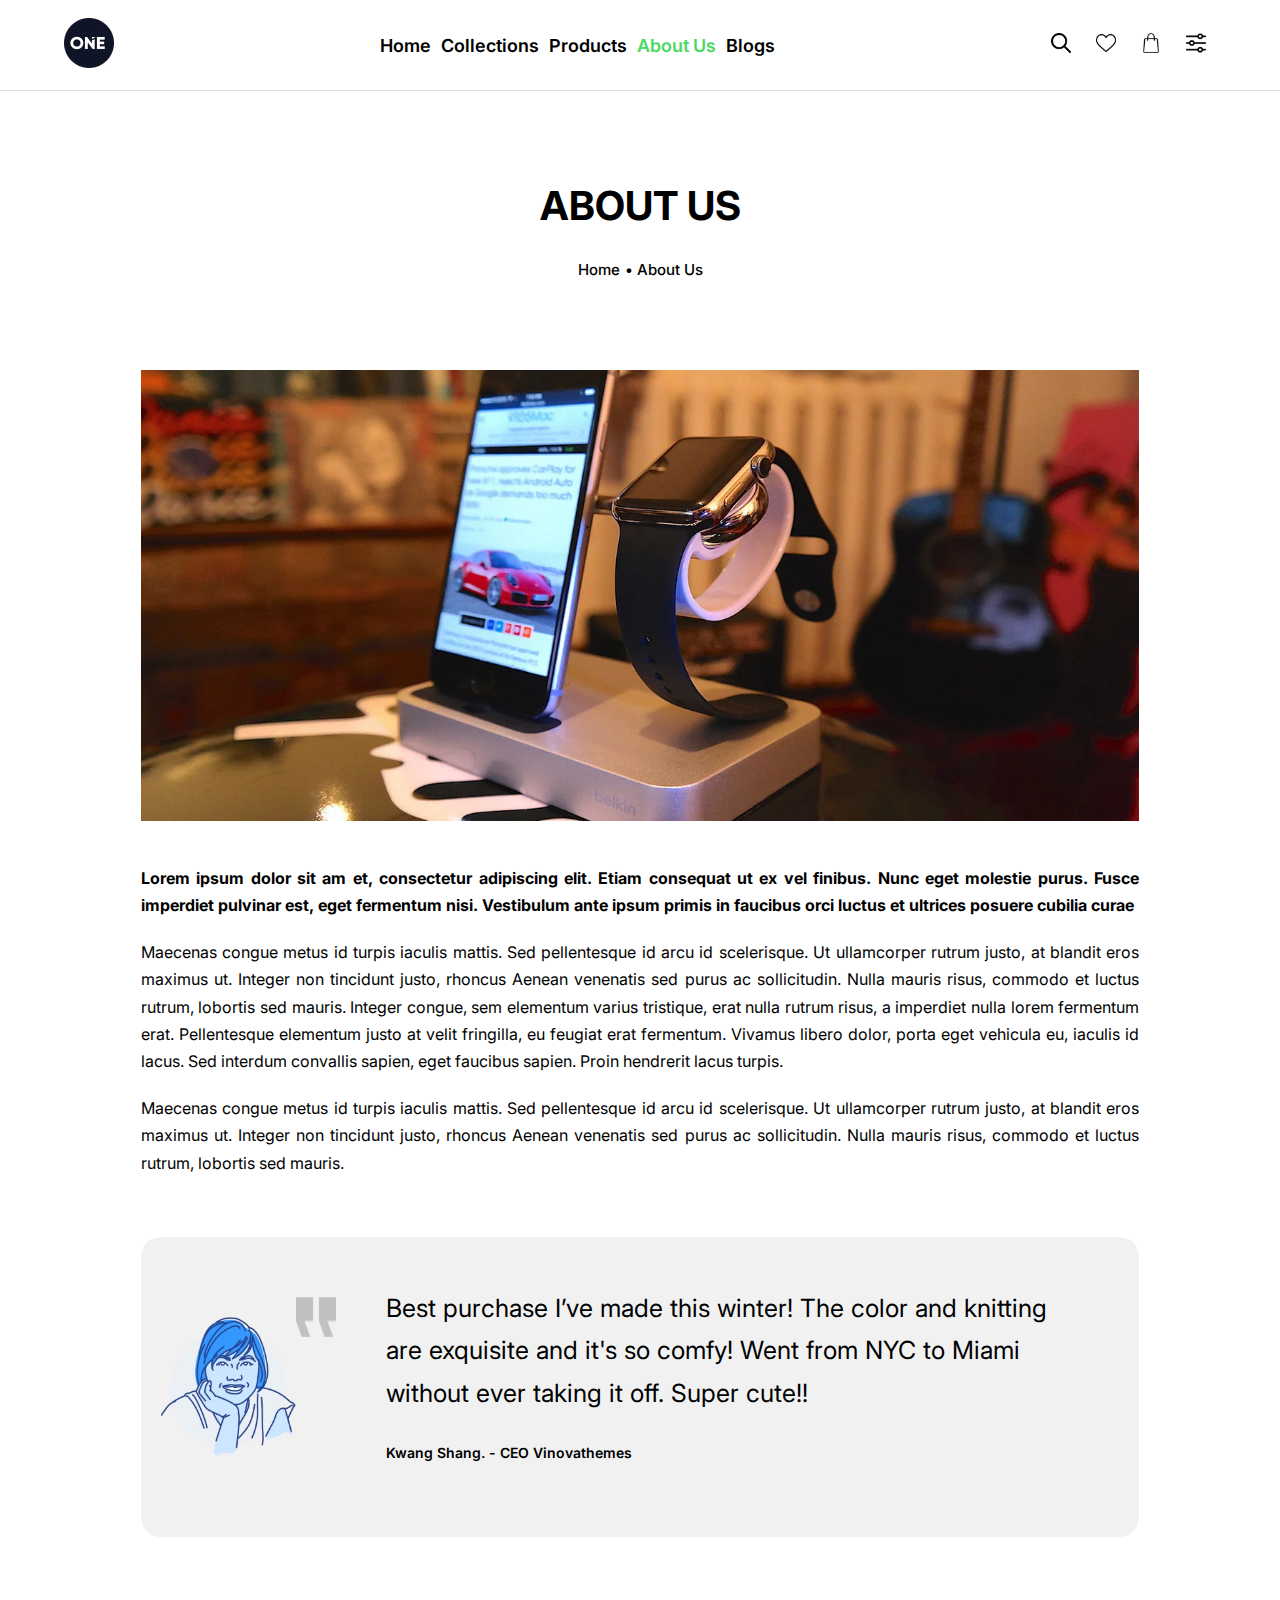
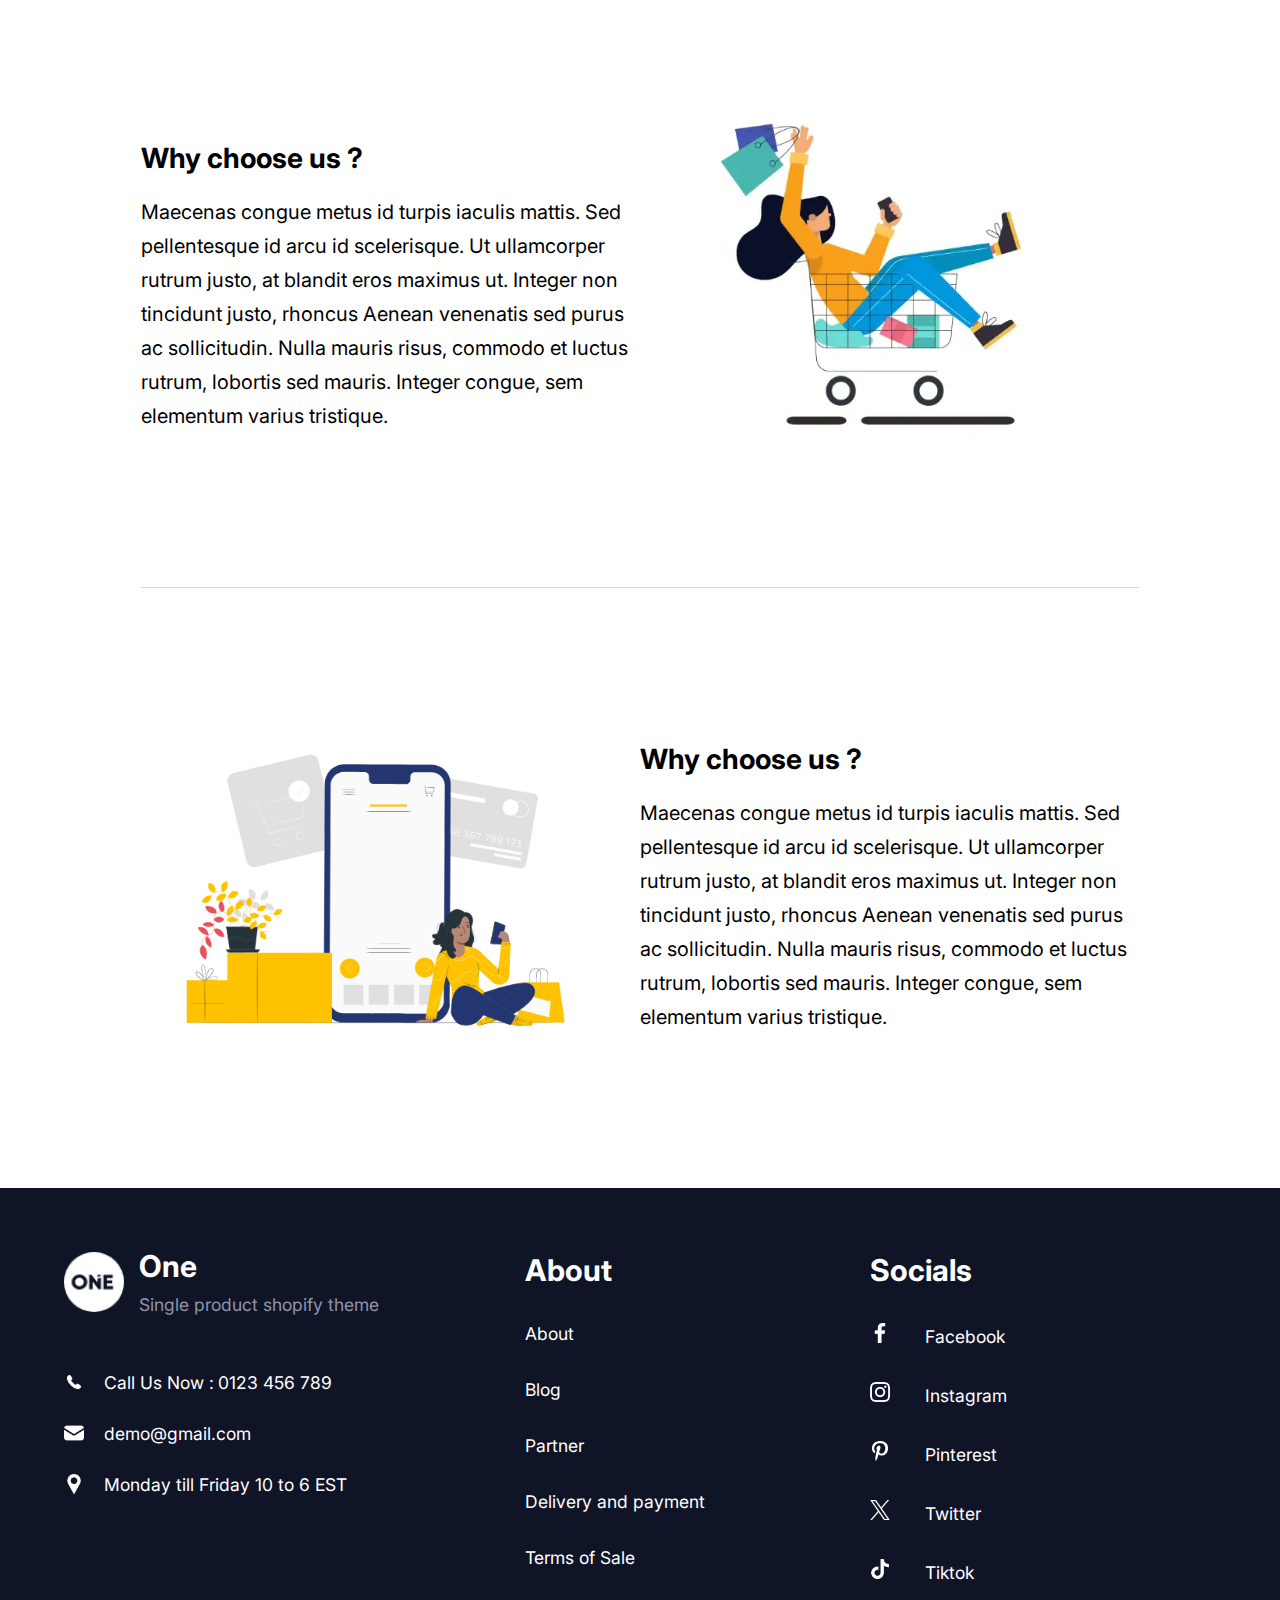
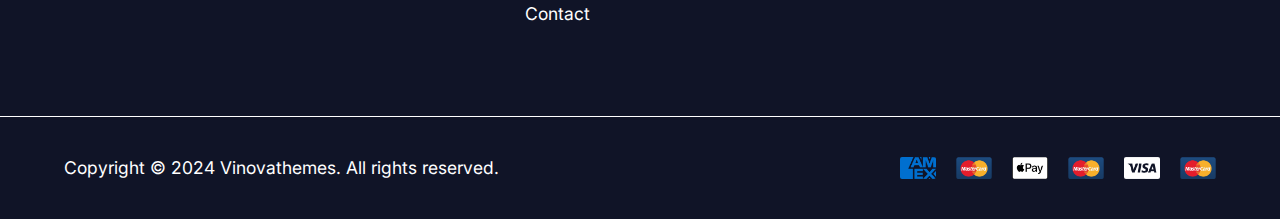
<file: about.html>
<!DOCTYPE html>
<html lang="en">
  <head>
    <meta charset="UTF-8" />
    <meta name="viewport" content="width=device-width, initial-scale=1.0" />
    <link rel="stylesheet" href="./css/landing.css" />
    <link rel="stylesheet" href="./css/collection.css" />
    <link rel="stylesheet" href="./css/about.css" />
    <link rel="stylesheet" href="./css/common.css" />

    <style>
      @import url("https://fonts.googleapis.com/css2?family=Inter:ital,opsz,wght@0,14..32,100..900;1,14..32,100..900&display=swap");

      /* ANIMATION START */

      @keyframes appear {
        from {
          opacity: 0;
          scale: 0.5;
        }
        to {
          opacity: 1;
          scale: 1;
        }
      }

      .hero-sec,
      .about-sec__desc img {
        animation: appear 0.3s linear;
      }

      .about-sec__desc p,
      .about-quote-sec,
      .about-sec__list-item {
        animation: appear linear;
        animation-timeline: view();
        animation-range: entry 0% cover 40%;
      }

      /* ANIMATION END */
    </style>

    <title>ABOUT US</title>
  </head>

  <body>
    <!-- HEADER START  -->

    <div class="header">
      <div>
        <a href="./">
          <span
            ><img
              class="header__logo"
              src="./images/logo.avif"
              alt="logo"
            /> </span
        ></a>
      </div>

      <div class="header__menus">
        <a href="./index.html">Home</a>
        <a href="./collection.html">Collections</a>
        <a href="./product.html">Products</a>
        <a class="selected-item" href="./about.html">About Us</a>
        <a href="./blog.html">Blogs</a>
      </div>

      <div class="header__icons">
        <img
          class="header__search"
          src="./images/icons/search.png"
          alt="search icon"
        />
        <img
          class="header__likes"
          src="./images/icons/heart.png"
          alt="likes icon"
        />
        <img
          class="header__cart"
          src="./images/icons/cart.png"
          alt="cart icon"
        />
        <img
          class="header__settings"
          src="./images/icons/settings.png"
          alt="settings icon"
        />
      </div>
      <img
        class="header__menu-icon"
        src="./images/icons/app-drawer.png"
        alt="menu-icon"
      />
    </div>

    <!-- HEADER END  -->

    <!-- HERO SEC START -->

    <div class="hero-sec about-sec">
      <h2>ABOUT US</h2>
      <p>
        <span><a href="/">Home</a></span
        >• About Us
      </p>
    </div>

    <!-- HERO SEC END -->

    <!-- ABOUT SEC DESCRIPTION START -->

    <div class="about-sec__desc">
      <img src="./images/about-img.webp" alt="img.png" />
      <p class="para-bold">
        Lorem ipsum dolor sit am et, consectetur adipiscing elit. Etiam
        consequat ut ex vel finibus. Nunc eget molestie purus. Fusce imperdiet
        pulvinar est, eget fermentum nisi. Vestibulum ante ipsum primis in
        faucibus orci luctus et ultrices posuere cubilia curae
      </p>
      <p>
        Maecenas congue metus id turpis iaculis mattis. Sed pellentesque id arcu
        id scelerisque. Ut ullamcorper rutrum justo, at blandit eros maximus ut.
        Integer non tincidunt justo, rhoncus Aenean venenatis sed purus ac
        sollicitudin. Nulla mauris risus, commodo et luctus rutrum, lobortis sed
        mauris. Integer congue, sem elementum varius tristique, erat nulla
        rutrum risus, a imperdiet nulla lorem fermentum erat. Pellentesque
        elementum justo at velit fringilla, eu feugiat erat fermentum. Vivamus
        libero dolor, porta eget vehicula eu, iaculis id lacus. Sed interdum
        convallis sapien, eget faucibus sapien. Proin hendrerit lacus turpis.
      </p>
      <p>
        Maecenas congue metus id turpis iaculis mattis. Sed pellentesque id arcu
        id scelerisque. Ut ullamcorper rutrum justo, at blandit eros maximus ut.
        Integer non tincidunt justo, rhoncus Aenean venenatis sed purus ac
        sollicitudin. Nulla mauris risus, commodo et luctus rutrum, lobortis sed
        mauris.
      </p>
    </div>

    <!-- ABOUT SEC DESCRIPTION END -->

    <!-- ABOUT QUOTE START -->
    <div class="about-quote-sec">
      <div class="about-quote-sec__img">
        <img src="./images/quote-woman.avif" alt="" />
      </div>
      <div class="about-quote-sec__text">
        <img src="./images/icons/icon-quote.webp" alt="quotation-mark" />
        <div class="about-quote-sec__para">
          <p class="quote-para">
            Best purchase I’ve made this winter! The color and knitting are
            exquisite and it's so comfy! Went from NYC to Miami without ever
            taking it off. Super cute!!
          </p>
          <p class="quote-name">Kwang Shang. - CEO Vinovathemes</p>
        </div>
      </div>
    </div>
    <!-- ABOUT QUOTE END -->

    <!-- ABOUT LIST START -->
    <div class="about-sec__list">
      <div class="about-sec__list-item border-bottom">
        <div class="about-sec__list-item-text">
          <h4>Why choose us ?</h4>
          <p>
            Maecenas congue metus id turpis iaculis mattis. Sed pellentesque id
            arcu id scelerisque. Ut ullamcorper rutrum justo, at blandit eros
            maximus ut. Integer non tincidunt justo, rhoncus Aenean venenatis
            sed purus ac sollicitudin. Nulla mauris risus, commodo et luctus
            rutrum, lobortis sed mauris. Integer congue, sem elementum varius
            tristique.
          </p>
        </div>
        <div class="about-sec__list-item-img">
          <img src="./images/gifs/about-1.webp" alt="" />
        </div>
      </div>

      <div class="about-sec__list-item">
        <div class="about-sec__list-item-img">
          <img src="./images/gifs/about-2.gif" alt="" />
        </div>

        <div class="about-sec__list-item-text">
          <h4>Why choose us ?</h4>
          <p>
            Maecenas congue metus id turpis iaculis mattis. Sed pellentesque id
            arcu id scelerisque. Ut ullamcorper rutrum justo, at blandit eros
            maximus ut. Integer non tincidunt justo, rhoncus Aenean venenatis
            sed purus ac sollicitudin. Nulla mauris risus, commodo et luctus
            rutrum, lobortis sed mauris. Integer congue, sem elementum varius
            tristique.
          </p>
        </div>
      </div>
    </div>
    <!-- ABOUT LIST END -->

    <!-- FOOTER SECTION START -->
    <div class="footer-sec">
      <!-- ---contact--- -->
      <div class="footer-sec__contact">
        <div class="footer-sec__contact-logo">
          <img src="./images/logo-white.webp" alt="logo" />
          <div class="footer-sec__contact-logo-text">
            <h6>One</h6>
            <p>Single product shopify theme</p>
          </div>
        </div>
        <div class="footer-sec__contact-info">
          <img src="./images/icons/call.png" alt="phone" />
          <p class="footer-sec__contact-text">Call Us Now :</p>

          <p class="footer-sec__contact-link">0123 456 789</p>
        </div>

        <div class="footer-sec__contact-info">
          <img src="./images/icons/email.png" alt="phone" />

          <p class="footer-sec__contact-link">demo@gmail.com</p>
        </div>

        <div class="footer-sec__contact-info">
          <img src="./images/icons/pin.png" alt="phone" />
          <p class="footer-sec__contact-text">Monday till Friday 10 to 6 EST</p>
        </div>
      </div>

      <!-- ---about--- -->
      <div class="footer-sec__about">
        <h4>About</h4>

        <div class="footer-about__a">
          <a href="./about.html">About</a>
          <a href="./blog.html">Blog</a>
          <a href="#">Partner</a>
          <a href="#">Delivery and payment</a>
          <a href="#">Terms of Sale</a>
          <a href="./about.html">Contact</a>
        </div>
      </div>

      <!-- ---social--- -->

      <div class="footer-sec__social">
        <h4>Socials</h4>

        <div class="footer-social__a">
          <a href="https://www.facebook.com/">
            <span><img src="./images/icons/facebook.png" alt="fb" /></span>
            Facebook</a
          >
          <a href="https://www.instagram.com/">
            <span><img src="./images/icons/instagram.png" alt="fb" /></span>

            Instagram</a
          >
          <a href="https://www.pinterest.com/">
            <span><img src="./images/icons/pinterest.png" alt="fb" /></span>
            Pinterest</a
          >
          <a href="https://x.com/">
            <span><img src="./images/icons/twitter.png" alt="fb" /></span>
            Twitter</a
          >
          <a href="https://www.tiktok.com/">
            <span><img src="./images/icons/tiktok.png" alt="fb" /></span>
            Tiktok</a
          >
        </div>
      </div>
    </div>
    <!-- FOOTER SECTION END -->

    <!--LOWER FOOTER START -->
    <div class="lower-footer">
      <p>Copyright © 2024 Vinovathemes. All rights reserved.</p>
      <div class="lower-footer__cards">
        <img src="./images/icons/american-express.png" alt="american-express" />
        <img src="./images/icons/master.png" alt="master" />
        <img src="./images/icons/apple-pay.png" alt="apple-pay" />
        <img src="./images/icons/master.png" alt="master" />
        <img src="./images/icons/visa.png" alt="visa" />
        <img src="./images/icons/master.png" alt="master" />
      </div>
    </div>
    <!--LOWER FOOTER END -->
  </body>
</html>
</file>
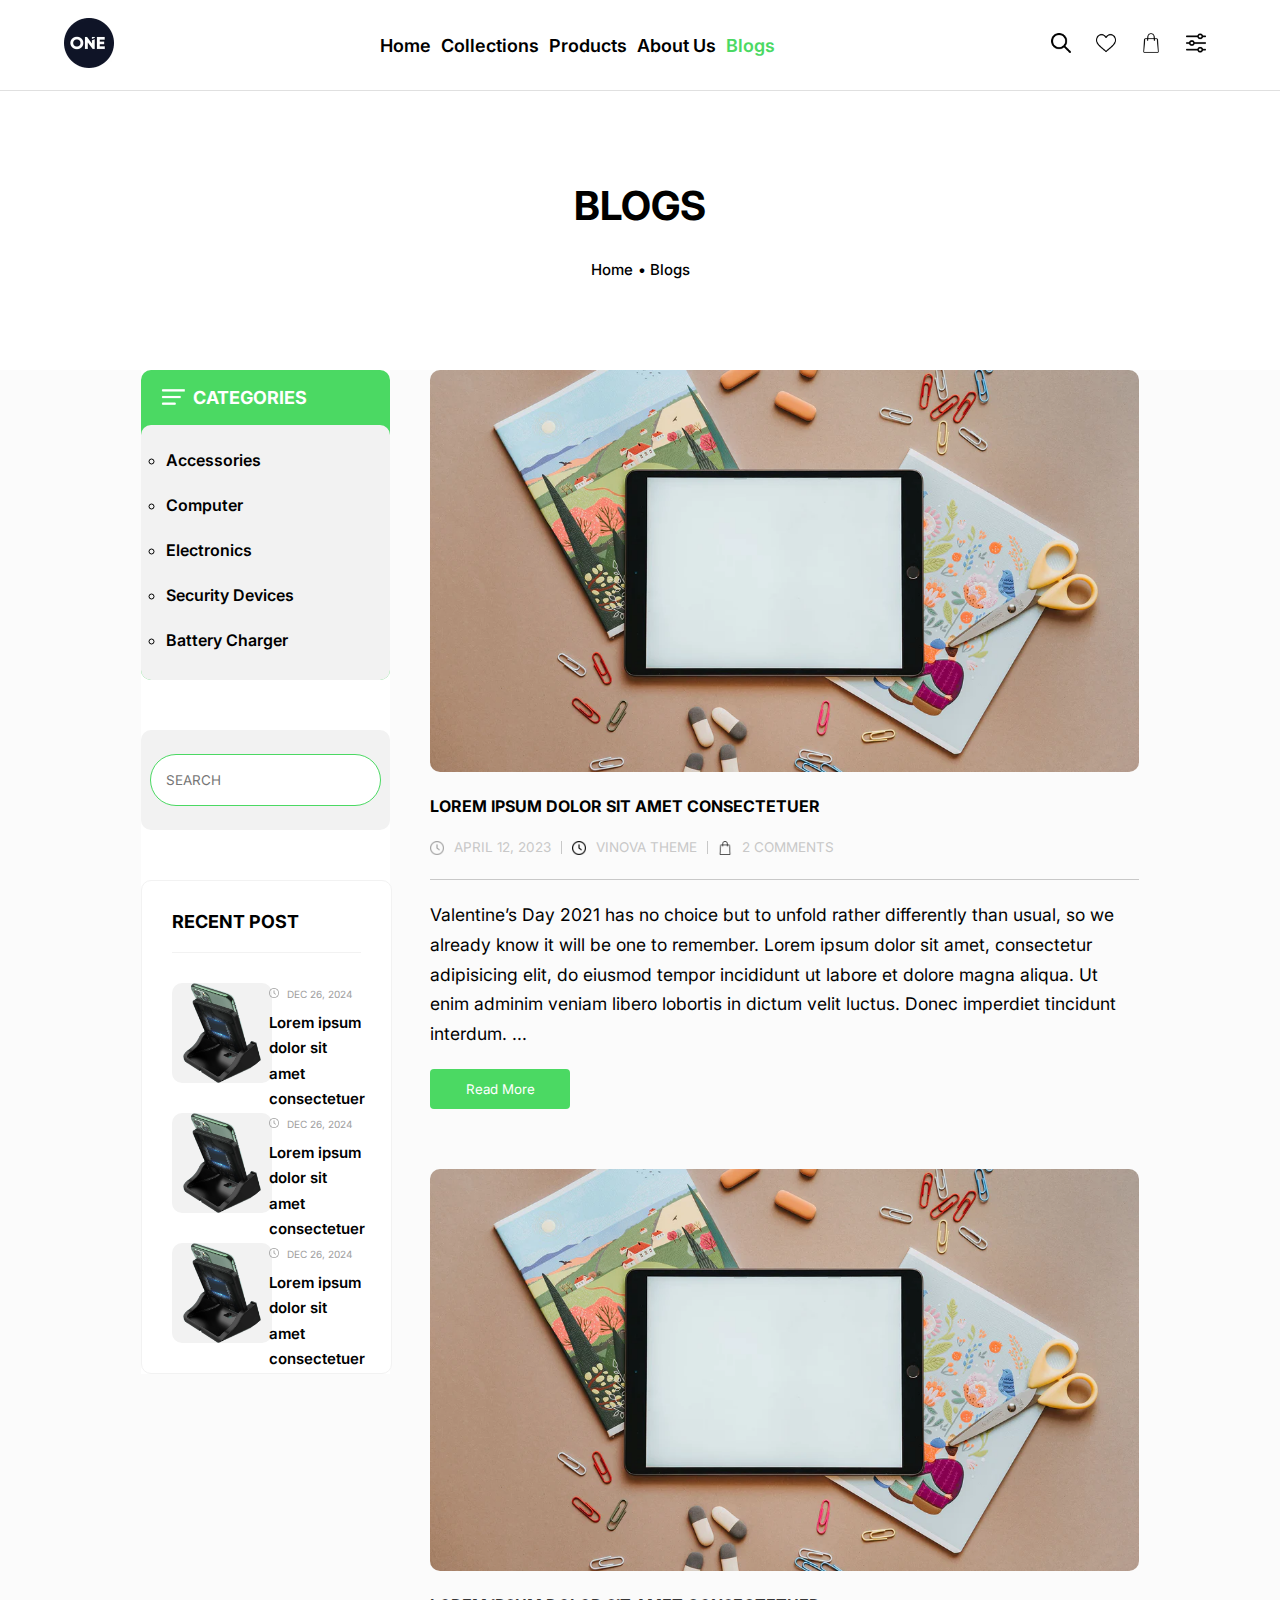
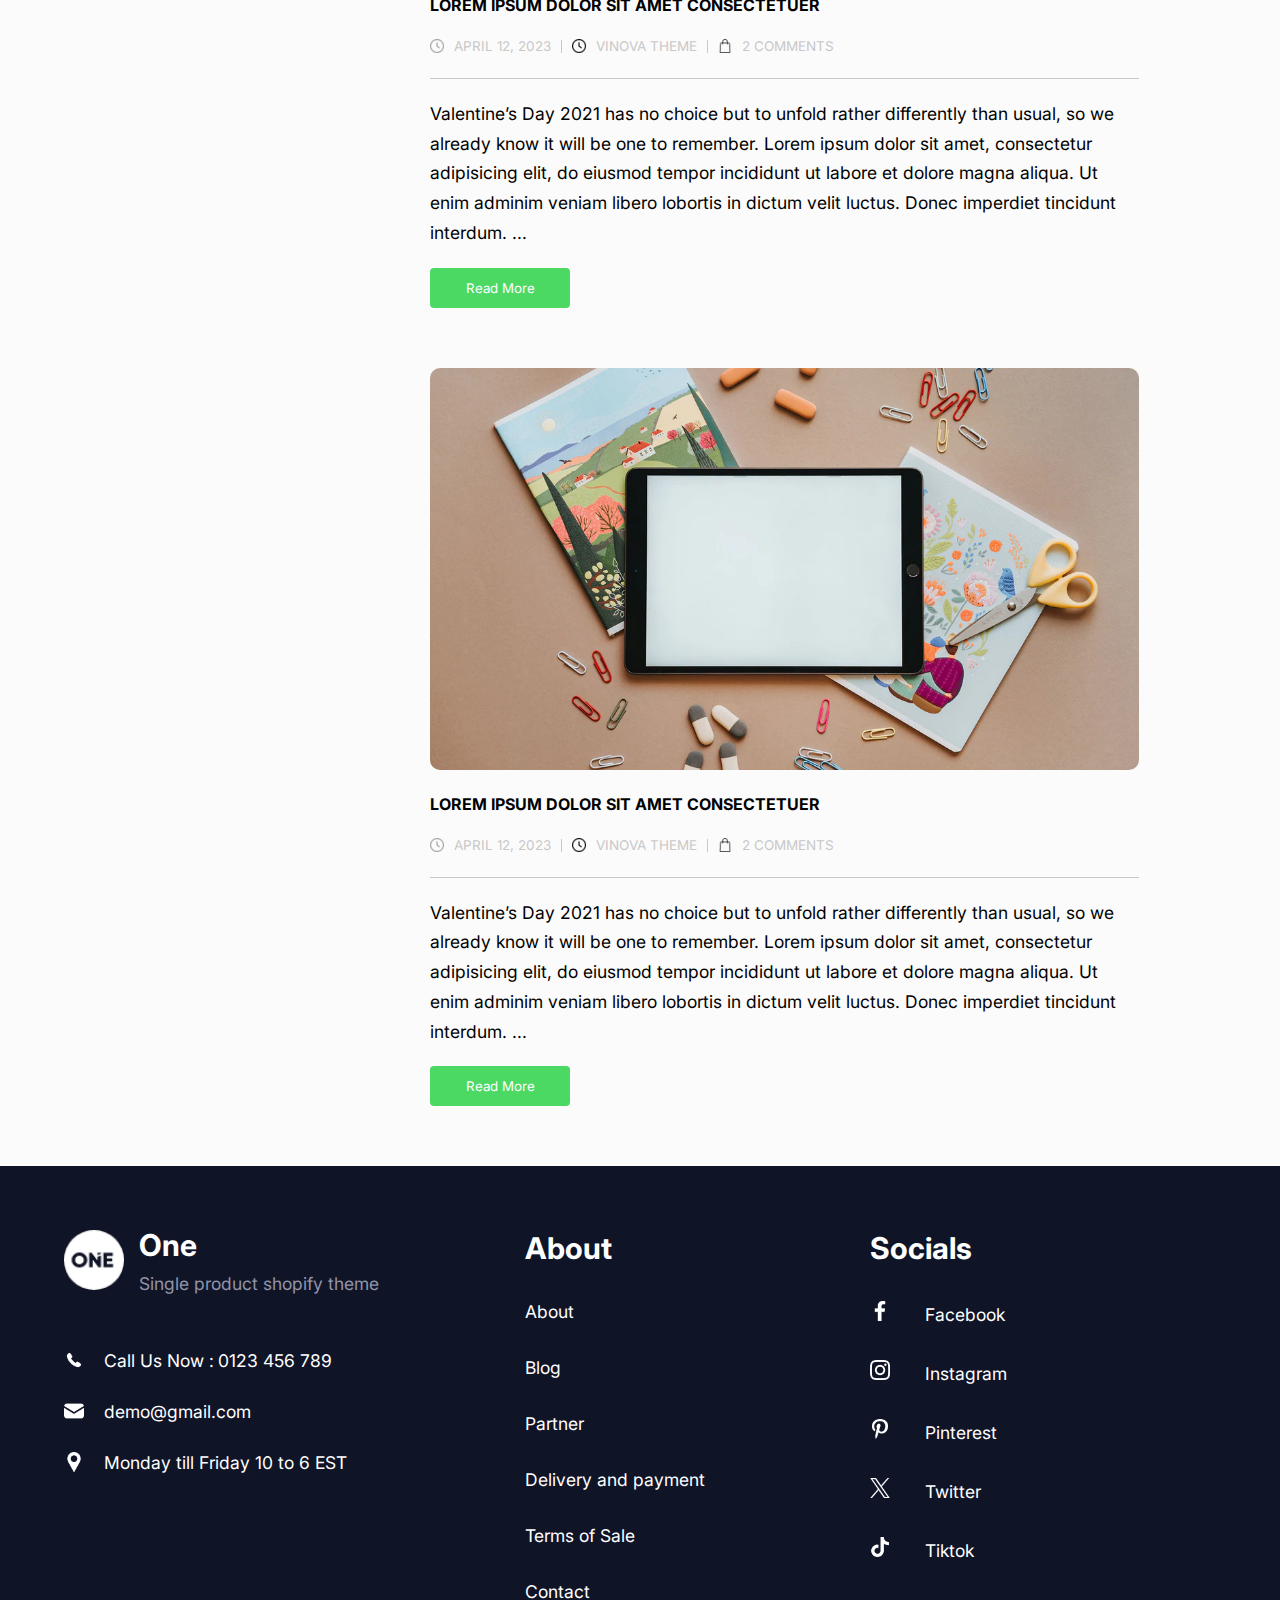
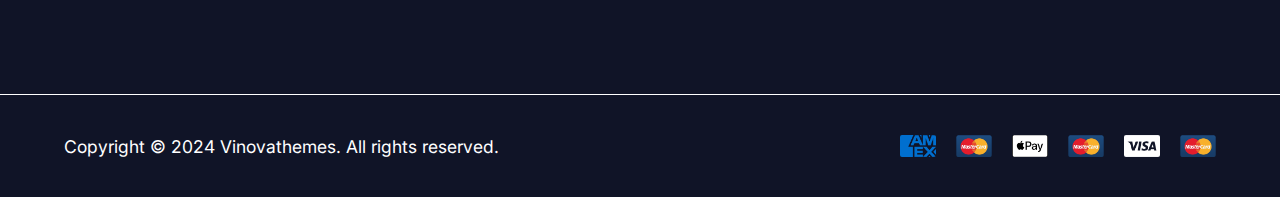
<file: blog.html>
<!DOCTYPE html>
<html lang="en">
  <head>
    <meta charset="UTF-8" />
    <meta name="viewport" content="width=device-width, initial-scale=1.0" />
    <link rel="stylesheet" href="./css/landing.css" />
    <link rel="stylesheet" href="./css/collection.css" />
    <link rel="stylesheet" href="./css/about.css" />
    <link rel="stylesheet" href="./css/blog.css" />
    <link rel="stylesheet" href="./css/common.css" />

    <style>
      @import url("https://fonts.googleapis.com/css2?family=Inter:ital,opsz,wght@0,14..32,100..900;1,14..32,100..900&display=swap");

      /* ANIMATION START */

      @keyframes appear {
        from {
          opacity: 0;
          scale: 0.5;
        }
        to {
          opacity: 1;
          scale: 1;
        }
      }

      .hero-sec,
      .about-sec__desc img {
        animation: appear 0.3s linear;
      }

      .about-sec__desc p,
      .about-quote-sec,
      .about-sec__list-item {
        animation: appear linear;
        animation-timeline: view();
        animation-range: entry 0% cover 40%;
      }

      /* ANIMATION END */
    </style>

    <title>BLOGS</title>
  </head>

  <body>
    <!-- HEADER START  -->

    <div class="header">
      <div>
        <a href="./">
          <span
            ><img
              class="header__logo"
              src="./images/logo.avif"
              alt="logo"
            /> </span
        ></a>
      </div>

      <div class="header__menus">
        <a href="./index.html">Home</a>
        <a href="./collection.html">Collections</a>
        <a href="./product.html">Products</a>
        <a href="./about.html">About Us</a>
        <a class="selected-item" href="./blog.html">Blogs</a>
      </div>

      <div class="header__icons">
        <img
          class="header__search"
          src="./images/icons/search.png"
          alt="search icon"
        />
        <img
          class="header__likes"
          src="./images/icons/heart.png"
          alt="likes icon"
        />
        <img
          class="header__cart"
          src="./images/icons/cart.png"
          alt="cart icon"
        />
        <img
          class="header__settings"
          src="./images/icons/settings.png"
          alt="settings icon"
        />
      </div>
      <img
        class="header__menu-icon"
        src="./images/icons/app-drawer.png"
        alt="menu-icon"
      />
    </div>

    <!-- HEADER END  -->

    <!-- HERO SEC START -->

    <div class="hero-sec about-sec">
      <h2>BLOGS</h2>
      <p>
        <span><a href="/">Home</a></span
        >• Blogs
      </p>
    </div>

    <!-- HERO SEC END -->

    <div class="blog-sec">
      <!-- LEFT BLOG SECTION -->

      <div class="blog-sec__left">
        <!-- LEFT CATEGORIES -->
        <div class="blog-sec__left__categories">
          <div class="left__categories-heading">
            <img src="./images/icons/category.png" alt="category.png" />
            <h4>Categories</h4>
          </div>
          <div class="left__categories-list">
            <li><a href=""> </a>Accessories</li>
            <li><a href=""> </a>Computer</li>
            <li><a href=""> </a>Electronics</li>
            <li><a href=""> </a>Security Devices</li>
            <li><a href=""> </a>Battery Charger</li>
          </div>
        </div>

        <!-- LEFT SEARCH -->

        <div class="left-search">
          <input type="text" placeholder="SEARCH" />
        </div>

        <!-- LEFT RECENT -->

        <div class="left-recent">
          <div class="recent-heading">
            <h4>RECENT POST</h4>
          </div>
          <div class="recent-post__list">
            <div class="recent-post__list-img">
              <img src="./images/img-1-3.webp" alt="recent1.png" />
            </div>
            <div class="recent-post__list-text">
              <p class="recent-date">
                <span>
                  <img src="./images/icons/time2.png" alt="calendar.png" />
                </span>
                DEC 26, 2024
              </p>
              <a href="#">Lorem ipsum dolor sit amet consectetuer</a>
            </div>
          </div>

          <div class="recent-post__list">
            <div class="recent-post__list-img">
              <img src="./images/img-1-3.webp" alt="recent1.png" />
            </div>
            <div class="recent-post__list-text">
              <p class="recent-date">
                <span>
                  <img src="./images/icons/time2.png" alt="calendar.png" />
                </span>
                DEC 26, 2024
              </p>
              <a href="#">Lorem ipsum dolor sit amet consectetuer</a>
            </div>
          </div>

          <div class="recent-post__list">
            <div class="recent-post__list-img">
              <img src="./images/img-1-3.webp" alt="recent1.png" />
            </div>
            <div class="recent-post__list-text">
              <p class="recent-date">
                <span>
                  <img src="./images/icons/time2.png" alt="calendar.png" />
                </span>
                DEC 26, 2024
              </p>
              <a href="#">Lorem ipsum dolor sit amet consectetuer</a>
            </div>
          </div>
        </div>

        <!-- ------------- -->
      </div>

      <!-- RIGHT BLOG SECTION -->
      <div class="blog-sec__right">
        <!-- -------------image 1 ------------- -->

        <div class="blog-sec__article">
          <div class="right__img">
            <img src="./images/blog-img-1.webp" alt="image-1" />
          </div>
          <div class="right__img-desc">
            <h4>Lorem ipsum dolor sit amet consectetuer</h4>
            <div class="right__img-details">
              <!-- date -->

              <div class="img-details-date">
                <img src="./images/icons/time2.png" alt="date.png" />
                <p>April 12, 2023</p>
              </div>

              <!-- author -->

              <div class="img-details-author">
                <img src="./images/icons/time.png" alt="date.png" />
                <p>Vinova Theme</p>
              </div>

              <!-- comments -->

              <div class="img-details-comments">
                <img src="./images/icons/cart.png" alt="date.png" />
                <p>2 Comments</p>
              </div>
            </div>
            <p>
              Valentine’s Day 2021 has no choice but to unfold rather
              differently than usual, so we already know it will be one to
              remember. Lorem ipsum dolor sit amet, consectetur adipisicing
              elit, do eiusmod tempor incididunt ut labore et dolore magna
              aliqua. Ut enim adminim veniam libero lobortis in dictum velit
              luctus. Donec imperdiet tincidunt interdum. ...
            </p>
            <button class="img-details-btn">Read More</button>
          </div>
        </div>

        <!-- -------------image 2 ------------- -->

        <div class="blog-sec__article">
          <div class="right__img">
            <img src="./images/blog-img-1.webp" alt="image-1" />
          </div>
          <div class="right__img-desc">
            <h4>Lorem ipsum dolor sit amet consectetuer</h4>
            <div class="right__img-details">
              <!-- date -->

              <div class="img-details-date">
                <img src="./images/icons/time2.png" alt="date.png" />
                <p>April 12, 2023</p>
              </div>

              <!-- author -->

              <div class="img-details-author">
                <img src="./images/icons/time.png" alt="date.png" />
                <p>Vinova Theme</p>
              </div>

              <!-- comments -->

              <div class="img-details-comments">
                <img src="./images/icons/cart.png" alt="date.png" />
                <p>2 Comments</p>
              </div>
            </div>
            <p>
              Valentine’s Day 2021 has no choice but to unfold rather
              differently than usual, so we already know it will be one to
              remember. Lorem ipsum dolor sit amet, consectetur adipisicing
              elit, do eiusmod tempor incididunt ut labore et dolore magna
              aliqua. Ut enim adminim veniam libero lobortis in dictum velit
              luctus. Donec imperdiet tincidunt interdum. ...
            </p>
            <button class="img-details-btn">Read More</button>
          </div>
        </div>

        <!-- -------------image 3 ------------- -->

        <div class="blog-sec__article">
          <div class="right__img">
            <img src="./images/blog-img-1.webp" alt="image-1" />
          </div>
          <div class="right__img-desc">
            <h4>Lorem ipsum dolor sit amet consectetuer</h4>
            <div class="right__img-details">
              <!-- date -->

              <div class="img-details-date">
                <img src="./images/icons/time2.png" alt="date.png" />
                <p>April 12, 2023</p>
              </div>

              <!-- author -->

              <div class="img-details-author">
                <img src="./images/icons/time.png" alt="date.png" />
                <p>Vinova Theme</p>
              </div>

              <!-- comments -->

              <div class="img-details-comments">
                <img src="./images/icons/cart.png" alt="date.png" />
                <p>2 Comments</p>
              </div>
            </div>
            <p>
              Valentine’s Day 2021 has no choice but to unfold rather
              differently than usual, so we already know it will be one to
              remember. Lorem ipsum dolor sit amet, consectetur adipisicing
              elit, do eiusmod tempor incididunt ut labore et dolore magna
              aliqua. Ut enim adminim veniam libero lobortis in dictum velit
              luctus. Donec imperdiet tincidunt interdum. ...
            </p>
            <button class="img-details-btn">Read More</button>
          </div>
        </div>
      </div>
    </div>

    <!-- ------------- -->
    <!-- ------------- -->
    <!-- ------------- -->
    <!-- ------------- -->
    <!-- ------------- -->
    <!-- ------------- -->

    <!-- ------------- -->
    <!-- ------------- -->
    <!-- ------------- -->
    <!-- ------------- -->
    <!-- ------------- -->
    <!-- ------------- -->
    <!-- ------------- -->

    <!-- FOOTER SECTION START -->
    <div class="footer-sec">
      <!-- ---contact--- -->
      <div class="footer-sec__contact">
        <div class="footer-sec__contact-logo">
          <img src="./images/logo-white.webp" alt="logo" />
          <div class="footer-sec__contact-logo-text">
            <h6>One</h6>
            <p>Single product shopify theme</p>
          </div>
        </div>
        <div class="footer-sec__contact-info">
          <img src="./images/icons/call.png" alt="phone" />
          <p class="footer-sec__contact-text">Call Us Now :</p>

          <p class="footer-sec__contact-link">0123 456 789</p>
        </div>

        <div class="footer-sec__contact-info">
          <img src="./images/icons/email.png" alt="phone" />

          <p class="footer-sec__contact-link">demo@gmail.com</p>
        </div>

        <div class="footer-sec__contact-info">
          <img src="./images/icons/pin.png" alt="phone" />
          <p class="footer-sec__contact-text">Monday till Friday 10 to 6 EST</p>
        </div>
      </div>

      <!-- ---about--- -->
      <div class="footer-sec__about">
        <h4>About</h4>

        <div class="footer-about__a">
          <a href="./about.html">About</a>
          <a href="./blog.html">Blog</a>
          <a href="#">Partner</a>
          <a href="#">Delivery and payment</a>
          <a href="#">Terms of Sale</a>
          <a href="./about.html">Contact</a>
        </div>
      </div>

      <!-- ---social--- -->

      <div class="footer-sec__social">
        <h4>Socials</h4>

        <div class="footer-social__a">
          <a href="https://www.facebook.com/">
            <span><img src="./images/icons/facebook.png" alt="fb" /></span>
            Facebook</a
          >
          <a href="https://www.instagram.com/">
            <span><img src="./images/icons/instagram.png" alt="fb" /></span>

            Instagram</a
          >
          <a href="https://www.pinterest.com/">
            <span><img src="./images/icons/pinterest.png" alt="fb" /></span>
            Pinterest</a
          >
          <a href="https://x.com/">
            <span><img src="./images/icons/twitter.png" alt="fb" /></span>
            Twitter</a
          >
          <a href="https://www.tiktok.com/">
            <span><img src="./images/icons/tiktok.png" alt="fb" /></span>
            Tiktok</a
          >
        </div>
      </div>
    </div>
    <!-- FOOTER SECTION END -->

    <!--LOWER FOOTER START -->
    <div class="lower-footer">
      <p>Copyright © 2024 Vinovathemes. All rights reserved.</p>
      <div class="lower-footer__cards">
        <img src="./images/icons/american-express.png" alt="american-express" />
        <img src="./images/icons/master.png" alt="master" />
        <img src="./images/icons/apple-pay.png" alt="apple-pay" />
        <img src="./images/icons/master.png" alt="master" />
        <img src="./images/icons/visa.png" alt="visa" />
        <img src="./images/icons/master.png" alt="master" />
      </div>
    </div>
    <!--LOWER FOOTER END -->
  </body>
</html>

<!-- <img class="hero-section__img" 
 src="images/image_1.webp" alt="Cover Photo" /> -->
</file>
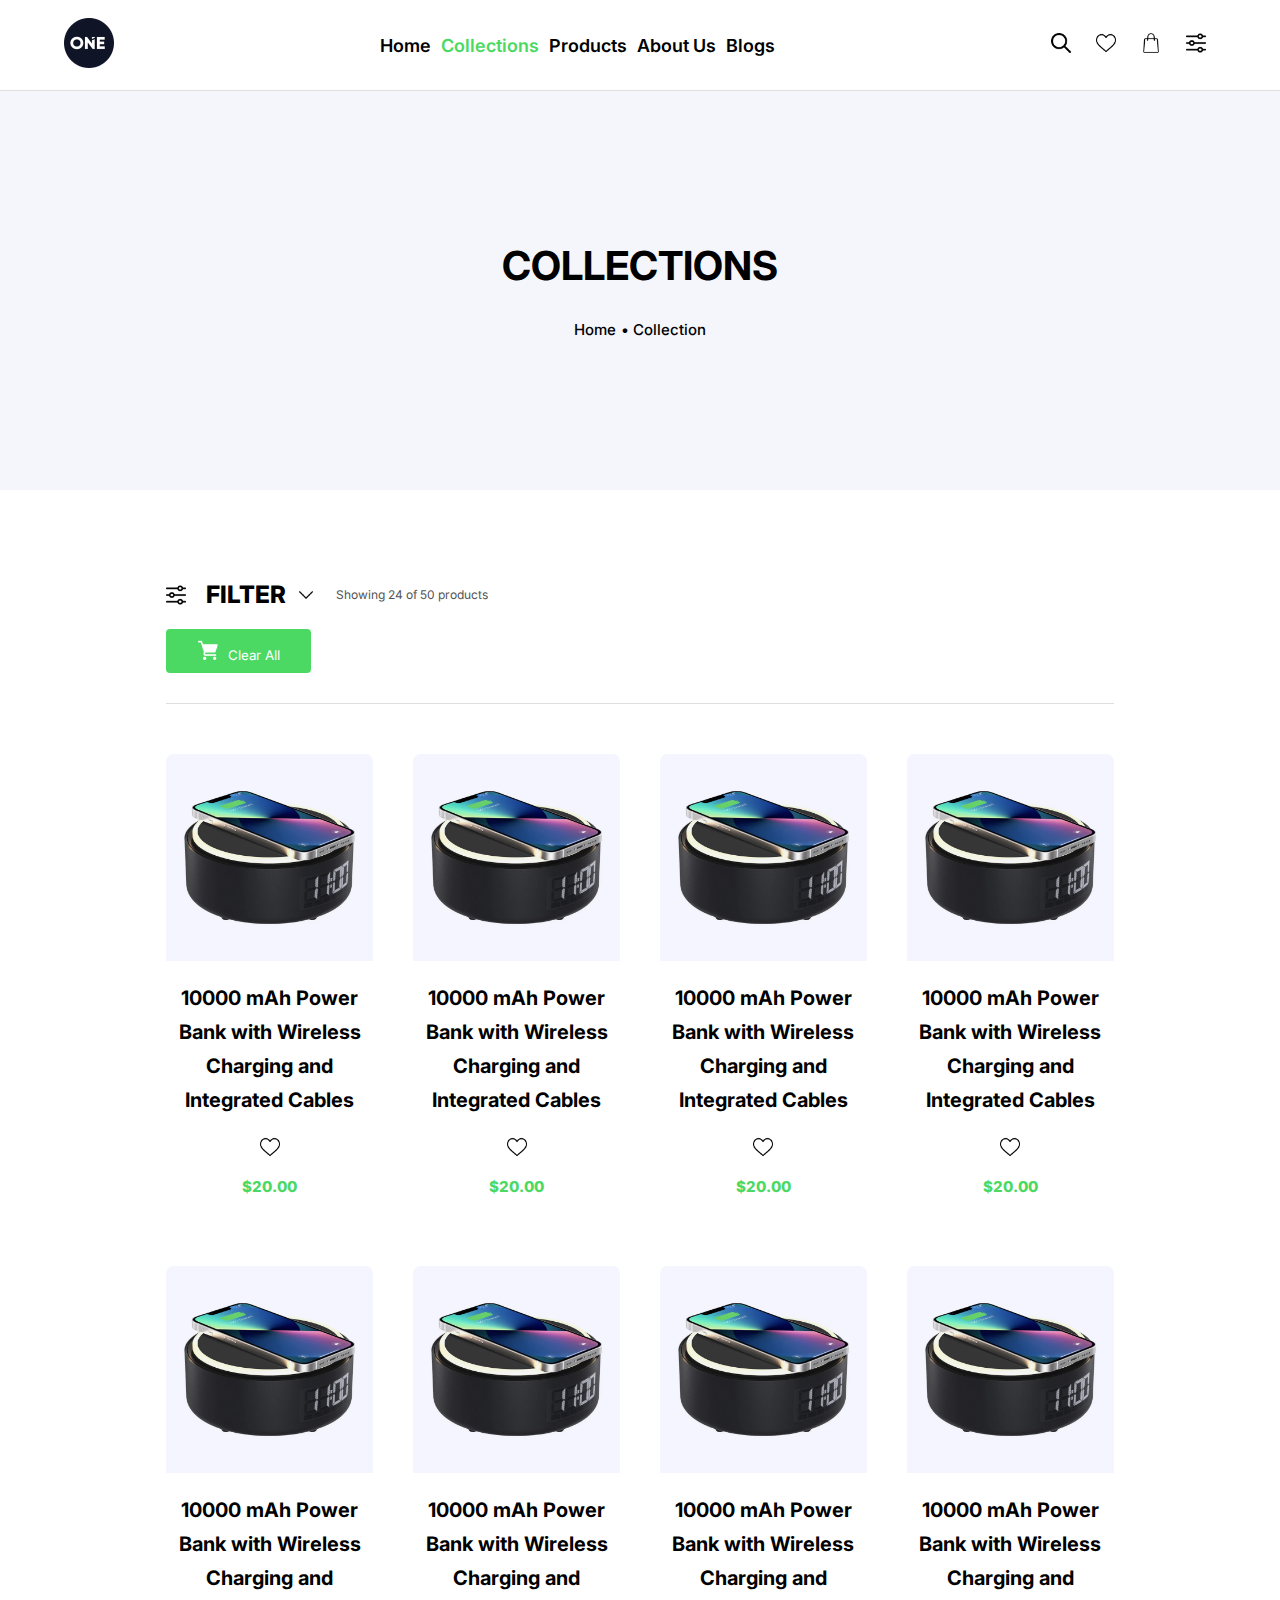
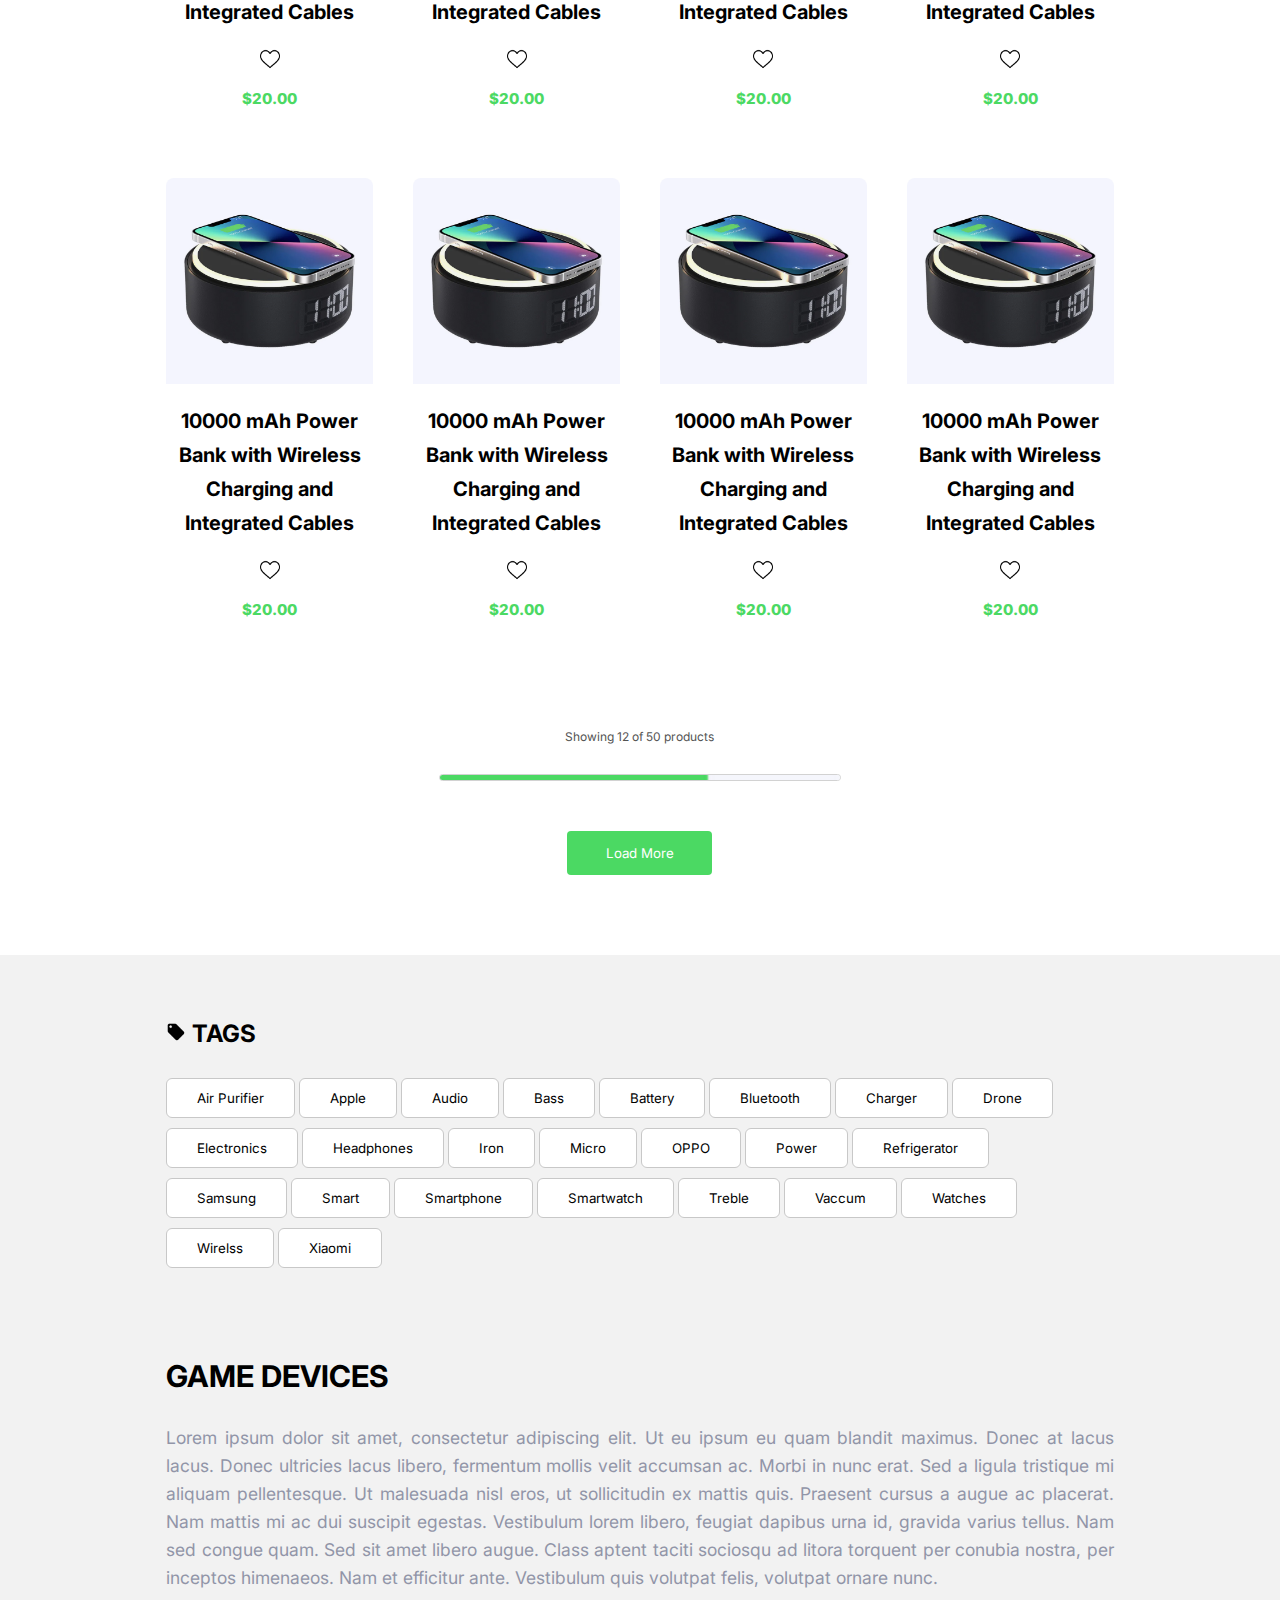
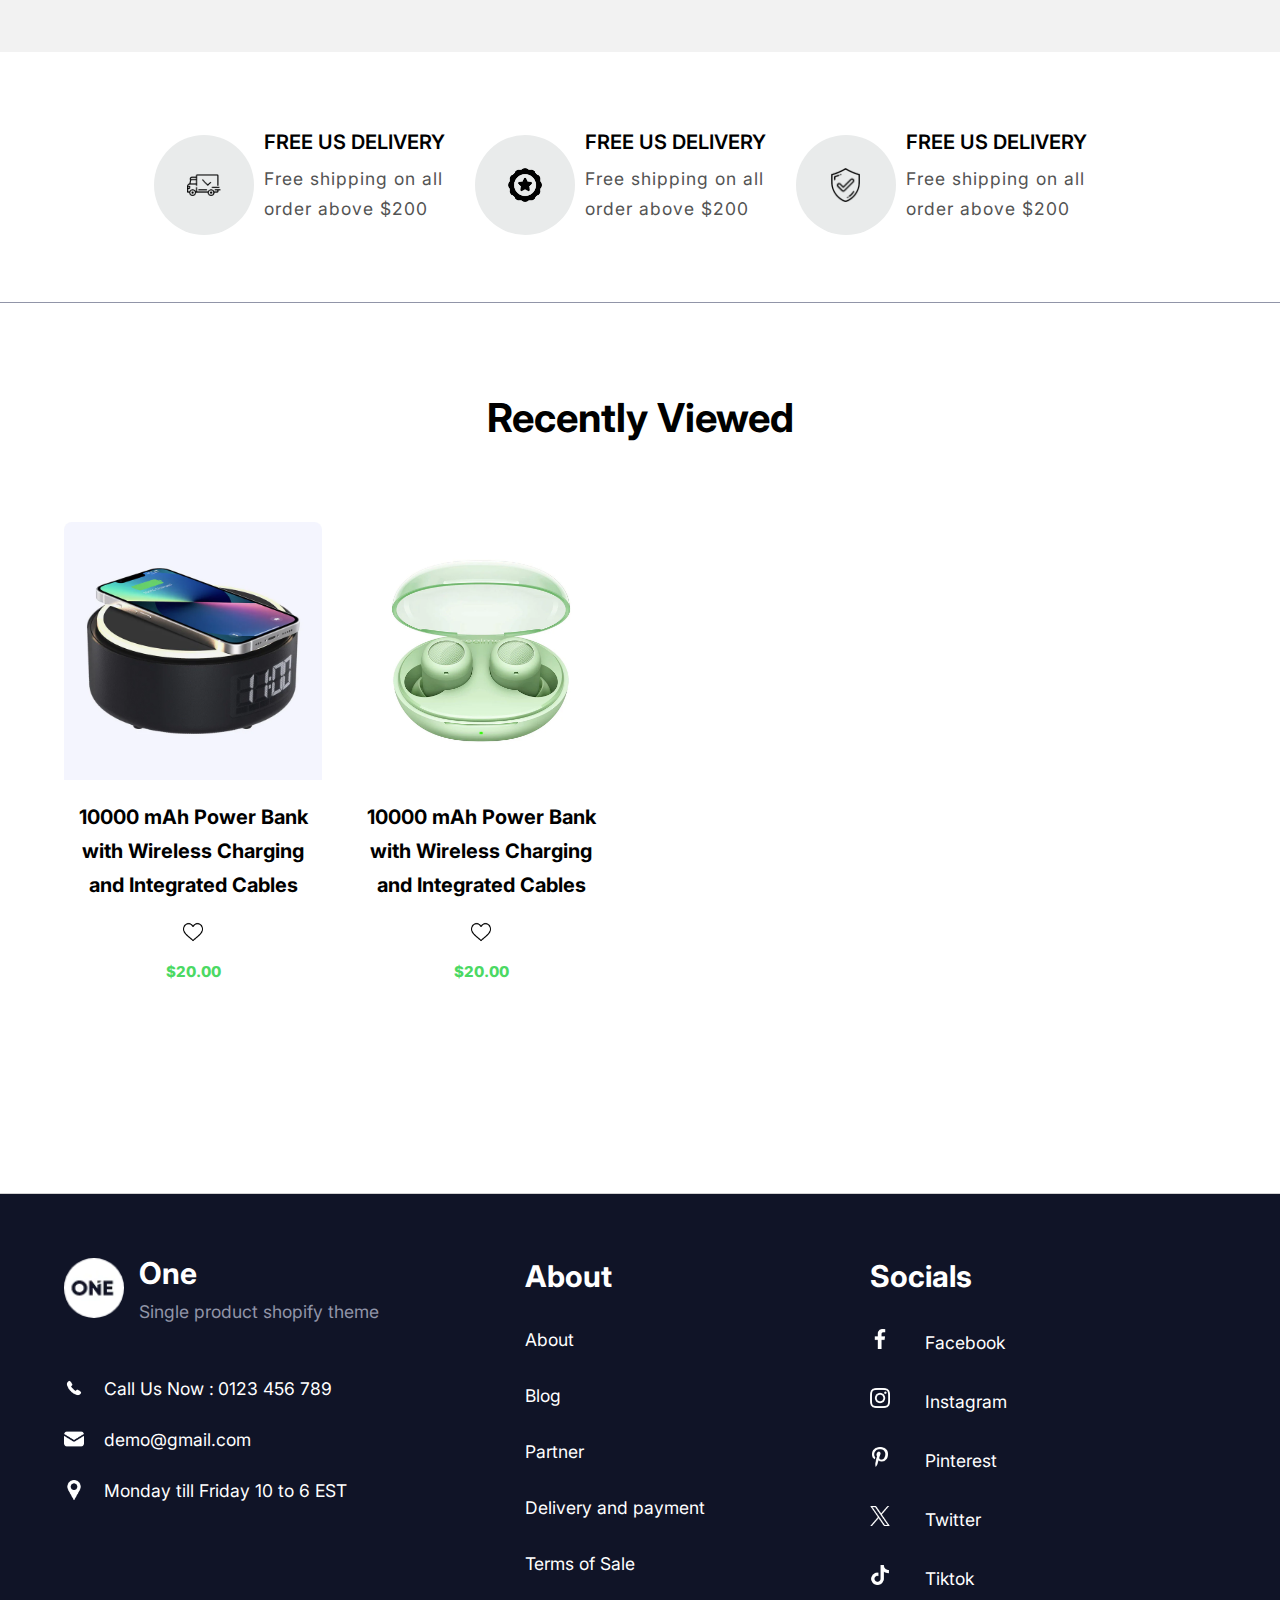
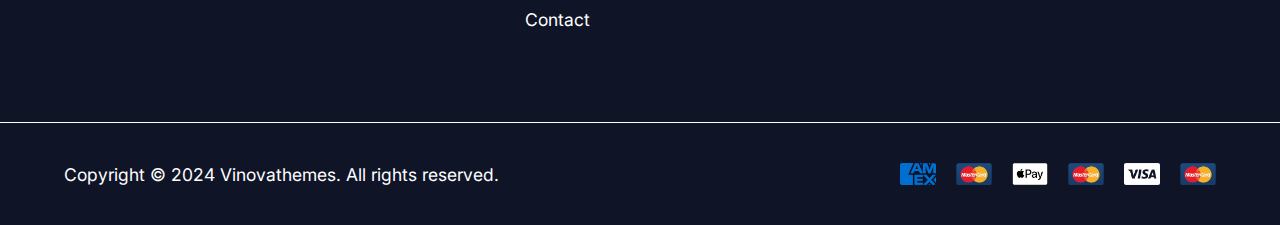
<file: collection.html>
<!DOCTYPE html>
<html lang="en">
  <head>
    <meta charset="UTF-8" />
    <meta name="viewport" content="width=device-width, initial-scale=1.0" />
    <link rel="stylesheet" href="./css/landing.css" />
    <link rel="stylesheet" href="./css/collection.css" />
    <link rel="stylesheet" href="./css/common.css" />

    <style>
      @import url("https://fonts.googleapis.com/css2?family=Inter:ital,opsz,wght@0,14..32,100..900;1,14..32,100..900&display=swap");

      /* ANIMATION START */

      @keyframes appear {
        from {
          opacity: 0;
          scale: 0.5;
        }
        to {
          opacity: 1;
          scale: 1;
        }
      }

      .hero-sec,
      .collection-sec__info,
      .collection-sec button,
      .explore-sec__list {
        animation: appear 0.3s linear;
      }

      .tags-sec,
      .benefit-sec,
      .explore-sec {
        animation: appear linear;
        animation-timeline: view();
        animation-range: entry 0% cover 40%;
      }

      /* ANIMATION END */
    </style>

    <title>COLLECTIONS</title>
  </head>

  <body>
    <!-- HEADER START  -->

    <div class="header">
      <div>
        <a href="./">
          <span
            ><img
              class="header__logo"
              src="./images/logo.avif"
              alt="logo"
            /> </span
        ></a>
      </div>

      <div class="header__menus">
        <a href="./index.html">Home</a>
        <a class="selected-item" href="./collection.html">Collections</a>
        <a href="./product.html">Products</a>
        <a href="./about.html">About Us</a>
        <a href="./blog.html">Blogs</a>
      </div>

      <div class="header__icons">
        <img
          class="header__search"
          src="./images/icons/search.png"
          alt="search icon"
        />
        <img
          class="header__likes"
          src="./images/icons/heart.png"
          alt="likes icon"
        />
        <img
          class="header__cart"
          src="./images/icons/cart.png"
          alt="cart icon"
        />
        <img
          class="header__settings"
          src="./images/icons/settings.png"
          alt="settings icon"
        />
      </div>
      <img
        class="header__menu-icon"
        src="./images/icons/app-drawer.png"
        alt="menu-icon"
      />
    </div>

    <!-- HEADER END  -->

    <div class="hero-sec">
      <h2>COLLECTIONS</h2>
      <p>
        <span><a href="/">Home</a></span
        >• Collection
      </p>
    </div>

    <!-- EXPLORE SECTION START -->
    <div class="collection-sec">
      <div class="collection-sec__info">
        <img src="./images/icons/settings.png" alt="settings" />
        <h2>Filter</h2>
        <img
          class="collection-sec-img"
          src="./images/icons/down.png"
          alt="down"
        />
        <p>Showing 24 of 50 products</p>
      </div>
      <button>
        <span
          ><img src="./images/icons/cart1.png" alt="deleted" />Clear All</span
        >
      </button>
      <div class="explore-sec__list collection-sec-border">
        <!-- ---1--- -->
        <div class="explore-sec__list-item">
          <img
            class="explore-sec__list-img"
            src="./images/explore-img-1.webp"
            alt="explore1.pmg"
          />
          <p class="explore-sec__list-text">
            10000 mAh Power Bank with Wireless Charging and Integrated Cables
          </p>
          <img
            class="explore-sec__list-star"
            src="./images/icons/heart.png"
            alt="star.png"
          />
          <p class="explore-sec__list-price">$20.00</p>
        </div>

        <!-- ---2--- -->

        <div class="explore-sec__list-item">
          <img
            class="explore-sec__list-img"
            src="./images/explore-img-1.webp"
            alt="explore1.pmg"
          />
          <p class="explore-sec__list-text">
            10000 mAh Power Bank with Wireless Charging and Integrated Cables
          </p>
          <img
            class="explore-sec__list-star"
            src="./images/icons/heart.png"
            alt="star.png"
          />
          <p class="explore-sec__list-price">$20.00</p>
        </div>

        <!-- ---2--- -->

        <div class="explore-sec__list-item">
          <img
            class="explore-sec__list-img"
            src="./images/explore-img-1.webp"
            alt="explore1.pmg"
          />
          <p class="explore-sec__list-text">
            10000 mAh Power Bank with Wireless Charging and Integrated Cables
          </p>
          <img
            class="explore-sec__list-star"
            src="./images/icons/heart.png"
            alt="star.png"
          />
          <p class="explore-sec__list-price">$20.00</p>
        </div>

        <!-- ---3--- -->

        <div class="explore-sec__list-item">
          <img
            class="explore-sec__list-img"
            src="./images/explore-img-1.webp"
            alt="explore1.pmg"
          />
          <p class="explore-sec__list-text">
            10000 mAh Power Bank with Wireless Charging and Integrated Cables
          </p>
          <img
            class="explore-sec__list-star"
            src="./images/icons/heart.png"
            alt="star.png"
          />
          <p class="explore-sec__list-price">$20.00</p>
        </div>

        <!-- ---4--- -->

        <div class="explore-sec__list-item">
          <img
            class="explore-sec__list-img"
            src="./images/explore-img-1.webp"
            alt="explore1.pmg"
          />
          <p class="explore-sec__list-text">
            10000 mAh Power Bank with Wireless Charging and Integrated Cables
          </p>
          <img
            class="explore-sec__list-star"
            src="./images/icons/heart.png"
            alt="star.png"
          />
          <p class="explore-sec__list-price">$20.00</p>
        </div>

        <!-- ---2--- -->

        <div class="explore-sec__list-item">
          <img
            class="explore-sec__list-img"
            src="./images/explore-img-1.webp"
            alt="explore1.pmg"
          />
          <p class="explore-sec__list-text">
            10000 mAh Power Bank with Wireless Charging and Integrated Cables
          </p>
          <img
            class="explore-sec__list-star"
            src="./images/icons/heart.png"
            alt="star.png"
          />
          <p class="explore-sec__list-price">$20.00</p>
        </div>

        <!-- ---2--- -->

        <div class="explore-sec__list-item">
          <img
            class="explore-sec__list-img"
            src="./images/explore-img-1.webp"
            alt="explore1.pmg"
          />
          <p class="explore-sec__list-text">
            10000 mAh Power Bank with Wireless Charging and Integrated Cables
          </p>
          <img
            class="explore-sec__list-star"
            src="./images/icons/heart.png"
            alt="star.png"
          />
          <p class="explore-sec__list-price">$20.00</p>
        </div>

        <!-- ---3--- -->

        <div class="explore-sec__list-item">
          <img
            class="explore-sec__list-img"
            src="./images/explore-img-1.webp"
            alt="explore1.pmg"
          />
          <p class="explore-sec__list-text">
            10000 mAh Power Bank with Wireless Charging and Integrated Cables
          </p>
          <img
            class="explore-sec__list-star"
            src="./images/icons/heart.png"
            alt="star.png"
          />
          <p class="explore-sec__list-price">$20.00</p>
        </div>

        <!-- ---4--- -->

        <div class="explore-sec__list-item">
          <img
            class="explore-sec__list-img"
            src="./images/explore-img-1.webp"
            alt="explore1.pmg"
          />
          <p class="explore-sec__list-text">
            10000 mAh Power Bank with Wireless Charging and Integrated Cables
          </p>
          <img
            class="explore-sec__list-star"
            src="./images/icons/heart.png"
            alt="star.png"
          />
          <p class="explore-sec__list-price">$20.00</p>
        </div>

        <!-- ---2--- -->

        <div class="explore-sec__list-item">
          <img
            class="explore-sec__list-img"
            src="./images/explore-img-1.webp"
            alt="explore1.pmg"
          />
          <p class="explore-sec__list-text">
            10000 mAh Power Bank with Wireless Charging and Integrated Cables
          </p>
          <img
            class="explore-sec__list-star"
            src="./images/icons/heart.png"
            alt="star.png"
          />
          <p class="explore-sec__list-price">$20.00</p>
        </div>

        <!-- ---2--- -->

        <div class="explore-sec__list-item">
          <img
            class="explore-sec__list-img"
            src="./images/explore-img-1.webp"
            alt="explore1.pmg"
          />
          <p class="explore-sec__list-text">
            10000 mAh Power Bank with Wireless Charging and Integrated Cables
          </p>
          <img
            class="explore-sec__list-star"
            src="./images/icons/heart.png"
            alt="star.png"
          />
          <p class="explore-sec__list-price">$20.00</p>
        </div>

        <!-- ---3--- -->

        <div class="explore-sec__list-item">
          <img
            class="explore-sec__list-img"
            src="./images/explore-img-1.webp"
            alt="explore1.pmg"
          />
          <p class="explore-sec__list-text">
            10000 mAh Power Bank with Wireless Charging and Integrated Cables
          </p>
          <img
            class="explore-sec__list-star"
            src="./images/icons/heart.png"
            alt="star.png"
          />
          <p class="explore-sec__list-price">$20.00</p>
        </div>

        <!-- ---4--- -->
      </div>

      <div class="collection-sec_more">
        <p>Showing 12 of 50 products</p>
        <img src="./images/icons/bar.png" alt="bar" />
        <button>Load More</button>
      </div>
    </div>
    <!-- EXPLORE SECTION END -->

    <!-- TAGS SECTION START -->

    <div class="tags-sec">
      <div class="tags-sec__buttons">
        <h4>
          <span><img src="./images/icons/tag.png" alt="tag" /></span>TAGS
        </h4>
        <!-- -- -->
        <button>Air Purifier</button>
        <button>Apple</button>
        <button>Audio</button>
        <button>Bass</button>
        <button>Battery</button>
        <button>Bluetooth</button>
        <button>Charger</button>
        <button>Drone</button>
        <button>Electronics</button>
        <button>Headphones</button>
        <button>Iron</button>
        <button>Micro</button>
        <button>OPPO</button>
        <button>Power</button>
        <button>Refrigerator</button>
        <button>Samsung</button>
        <button>Smart</button>
        <button>Smartphone</button>
        <button>Smartwatch</button>
        <button>Treble</button>
        <button>Vaccum</button>
        <button>Watches</button>
        <button>Wirelss</button>
        <button>Xiaomi</button>
      </div>
      <div class="tags-sec__text">
        <h4>Game devices</h4>
        <p>
          Lorem ipsum dolor sit amet, consectetur adipiscing elit. Ut eu ipsum
          eu quam blandit maximus. Donec at lacus lacus. Donec ultricies lacus
          libero, fermentum mollis velit accumsan ac. Morbi in nunc erat. Sed a
          ligula tristique mi aliquam pellentesque. Ut malesuada nisl eros, ut
          sollicitudin ex mattis quis. Praesent cursus a augue ac placerat. Nam
          mattis mi ac dui suscipit egestas. Vestibulum lorem libero, feugiat
          dapibus urna id, gravida varius tellus. Nam sed congue quam. Sed sit
          amet libero augue. Class aptent taciti sociosqu ad litora torquent per
          conubia nostra, per inceptos himenaeos. Nam et efficitur ante.
          Vestibulum quis volutpat felis, volutpat ornare nunc.
        </p>
      </div>
    </div>

    <!-- TAGS SECTION END -->

    <!-- BENEFITS SECTION START -->
    <div class="benefit-sec">
      <div class="benefit-sec__item">
        <div class="benefit-sec__item-left">
          <div class="benefit-sec__circle">
            <img src="./images/icons/shipment2.webp" alt="shipment" />
          </div>
        </div>
        <div class="benefit-sec__text">
          <h4>FREE US DELIVERY</h4>
          <p>Free shipping on all order above $200</p>
        </div>
      </div>

      <div class="benefit-sec__item">
        <div class="benefit-sec__item-left">
          <div class="benefit-sec__circle">
            <img src="./images/icons/quality.webp" alt="shipment" />
          </div>
        </div>
        <div class="benefit-sec__text">
          <h4>FREE US DELIVERY</h4>
          <p>Free shipping on all order above $200</p>
        </div>
      </div>

      <div class="benefit-sec__item">
        <div class="benefit-sec__item-left">
          <div class="benefit-sec__circle">
            <img src="./images/icons/shield2.webp" alt="shipment" />
          </div>
        </div>
        <div class="benefit-sec__text">
          <h4>FREE US DELIVERY</h4>
          <p>Free shipping on all order above $200</p>
        </div>
      </div>
    </div>

    <!-- BENEFITS SECTION END -->

    <!-- EXPLORE SECTION START -->
    <div class="explore-sec recent-sec">
      <h2>Recently Viewed</h2>
      <div class="explore-sec__list">
        <!-- ---1--- -->
        <div class="explore-sec__list-item">
          <img
            class="explore-sec__list-img"
            src="./images/explore-img-1.webp"
            alt="explore1.pmg"
          />
          <p class="explore-sec__list-text">
            10000 mAh Power Bank with Wireless Charging and Integrated Cables
          </p>
          <img
            class="explore-sec__list-star"
            src="./images/icons/heart.png"
            alt="star.png"
          />
          <p class="explore-sec__list-price">$20.00</p>
        </div>

        <!-- ---2--- -->

        <div class="explore-sec__list-item">
          <img
            class="explore-sec__list-img"
            src="./images/recent-img-1.webp"
            alt="explore1.pmg"
          />
          <p class="explore-sec__list-text">
            10000 mAh Power Bank with Wireless Charging and Integrated Cables
          </p>
          <img
            class="explore-sec__list-star"
            src="./images/icons/heart.png"
            alt="star.png"
          />
          <p class="explore-sec__list-price">$20.00</p>
        </div>
      </div>
    </div>
    <!-- EXPLORE SECTION END -->

    <!-- ------------- -->
    <!-- ------------- -->
    <!-- ------------- -->
    <!-- ------------- -->
    <!-- ------------- -->
    <!-- ------------- -->

    <!-- ------------- -->
    <!-- ------------- -->
    <!-- ------------- -->
    <!-- ------------- -->
    <!-- ------------- -->
    <!-- ------------- -->
    <!-- ------------- -->

    <!-- FOOTER SECTION START -->
    <div class="footer-sec">
      <!-- ---contact--- -->
      <div class="footer-sec__contact">
        <div class="footer-sec__contact-logo">
          <img src="./images/logo-white.webp" alt="logo" />
          <div class="footer-sec__contact-logo-text">
            <h6>One</h6>
            <p>Single product shopify theme</p>
          </div>
        </div>
        <div class="footer-sec__contact-info">
          <img src="./images/icons/call.png" alt="phone" />
          <p class="footer-sec__contact-text">Call Us Now :</p>

          <p class="footer-sec__contact-link">0123 456 789</p>
        </div>

        <div class="footer-sec__contact-info">
          <img src="./images/icons/email.png" alt="phone" />

          <p class="footer-sec__contact-link">demo@gmail.com</p>
        </div>

        <div class="footer-sec__contact-info">
          <img src="./images/icons/pin.png" alt="phone" />
          <p class="footer-sec__contact-text">Monday till Friday 10 to 6 EST</p>
        </div>
      </div>

      <!-- ---about--- -->
      <div class="footer-sec__about">
        <h4>About</h4>

        <div class="footer-about__a">
          <a href="./about.html">About</a>
          <a href="./blog.html">Blog</a>
          <a href="#">Partner</a>
          <a href="#">Delivery and payment</a>
          <a href="#">Terms of Sale</a>
          <a href="./about.html">Contact</a>
        </div>
      </div>

      <!-- ---social--- -->

      <div class="footer-sec__social">
        <h4>Socials</h4>

        <div class="footer-social__a">
          <a href="https://www.facebook.com/">
            <span><img src="./images/icons/facebook.png" alt="fb" /></span>
            Facebook</a
          >
          <a href="https://www.instagram.com/">
            <span><img src="./images/icons/instagram.png" alt="fb" /></span>

            Instagram</a
          >
          <a href="https://www.pinterest.com/">
            <span><img src="./images/icons/pinterest.png" alt="fb" /></span>
            Pinterest</a
          >
          <a href="https://x.com/">
            <span><img src="./images/icons/twitter.png" alt="fb" /></span>
            Twitter</a
          >
          <a href="https://www.tiktok.com/">
            <span><img src="./images/icons/tiktok.png" alt="fb" /></span>
            Tiktok</a
          >
        </div>
      </div>
    </div>
    <!-- FOOTER SECTION END -->

    <!--LOWER FOOTER START -->
    <div class="lower-footer">
      <p>Copyright © 2024 Vinovathemes. All rights reserved.</p>
      <div class="lower-footer__cards">
        <img src="./images/icons/american-express.png" alt="american-express" />
        <img src="./images/icons/master.png" alt="master" />
        <img src="./images/icons/apple-pay.png" alt="apple-pay" />
        <img src="./images/icons/master.png" alt="master" />
        <img src="./images/icons/visa.png" alt="visa" />
        <img src="./images/icons/master.png" alt="master" />
      </div>
    </div>
    <!--LOWER FOOTER END -->
  </body>
</html>

<!-- <img class="hero-section__img" 
 src="images/image_1.webp" alt="Cover Photo" /> -->
</file>
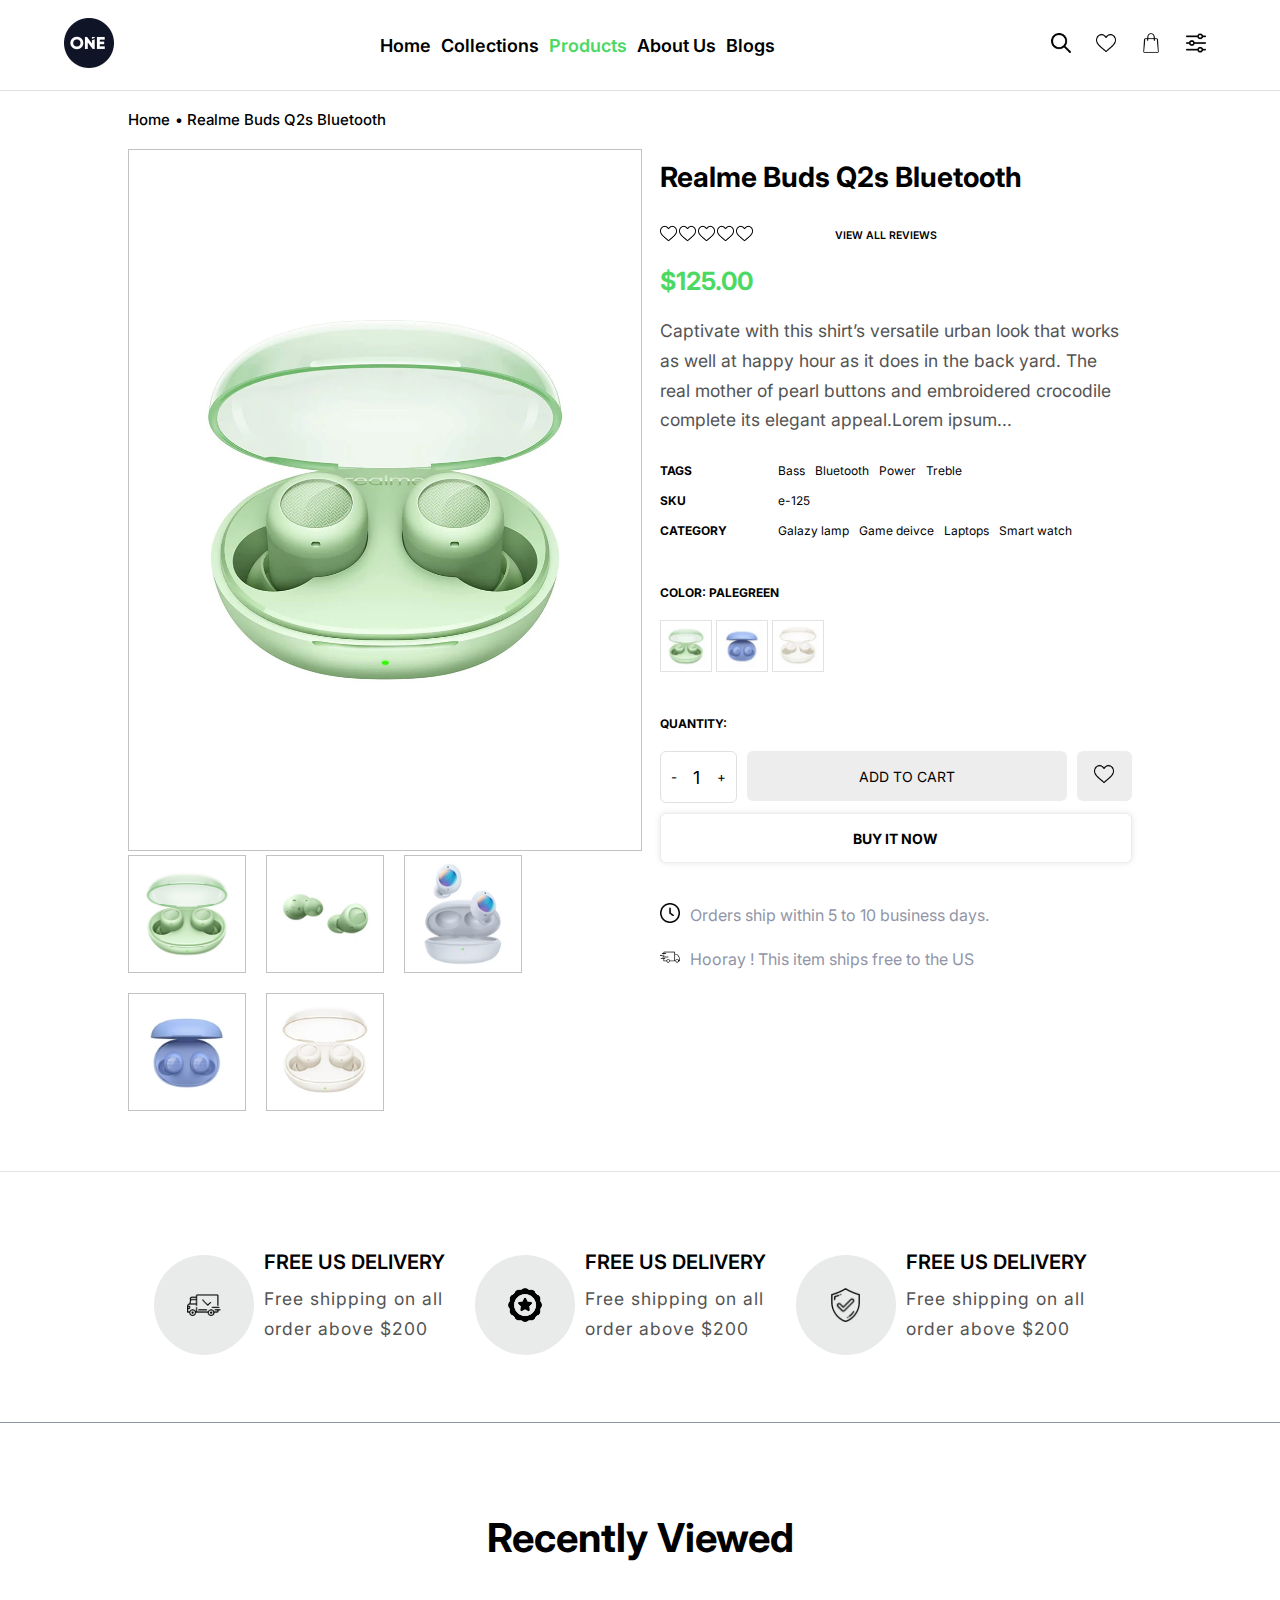
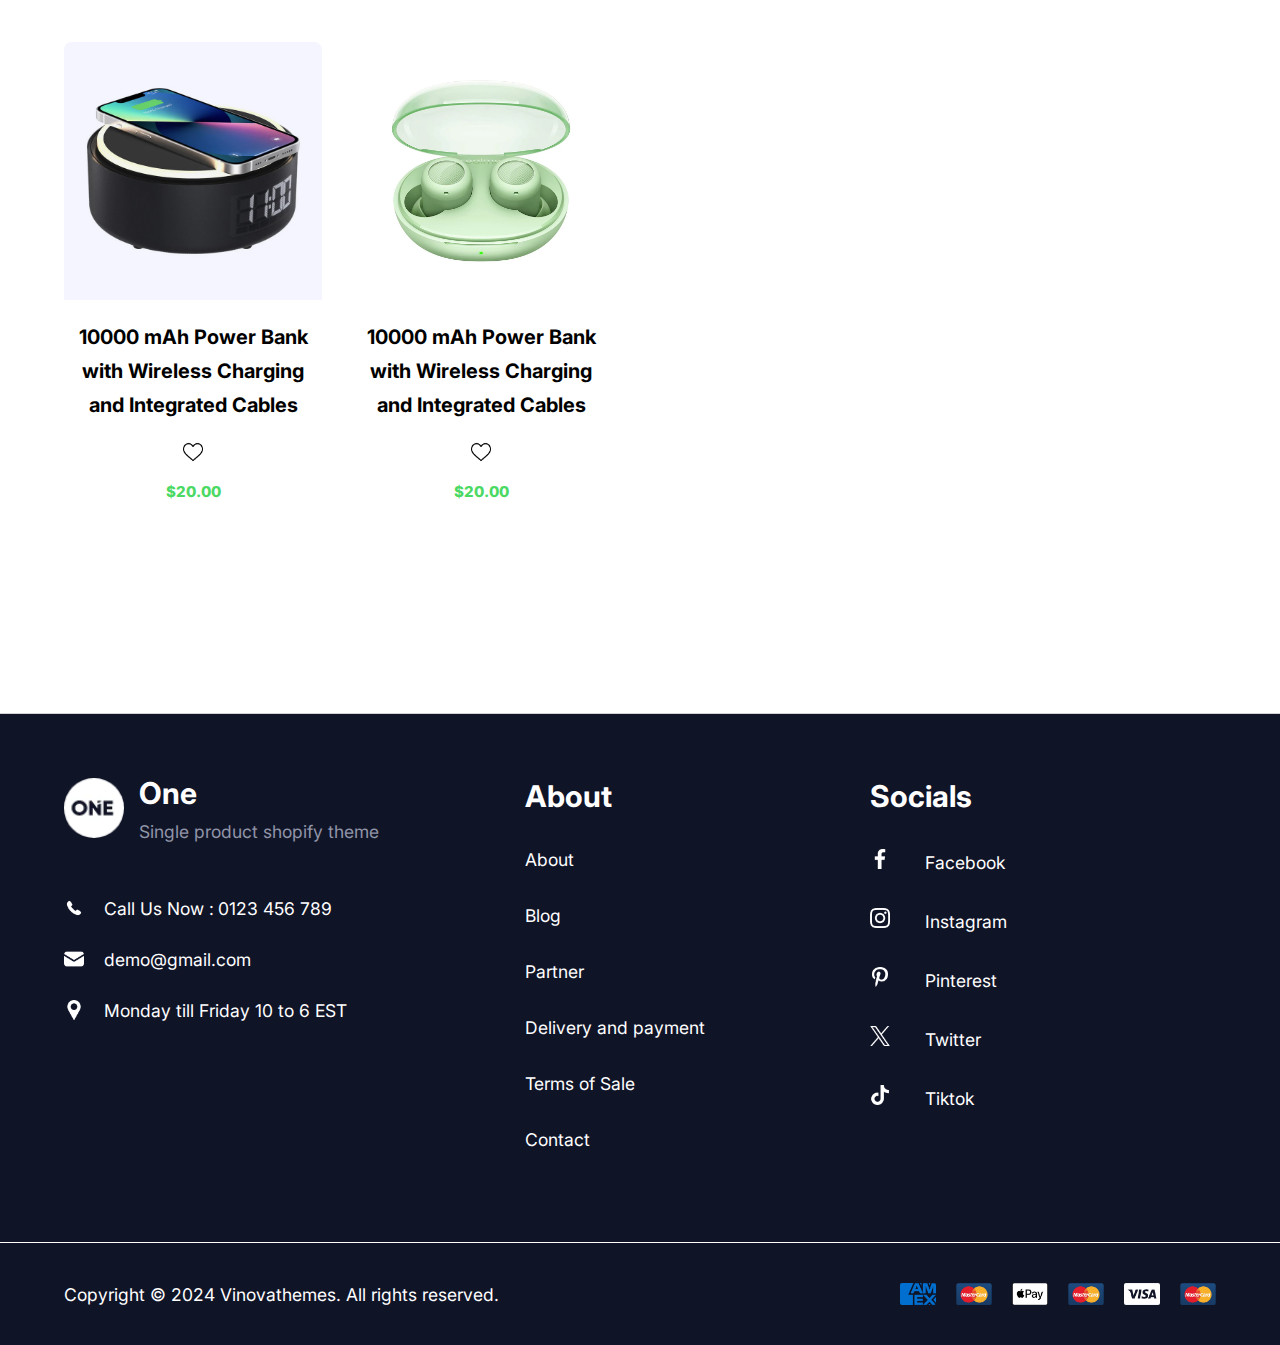
<file: product.html>
<!DOCTYPE html>
<html lang="en">
  <head>
    <meta charset="UTF-8" />
    <meta name="viewport" content="width=device-width, initial-scale=1.0" />
    <link rel="stylesheet" href="./css/landing.css" />
    <link rel="stylesheet" href="./css/collection.css" />
    <link rel="stylesheet" href="./css/about.css" />
    <link rel="stylesheet" href="./css/blog.css" />
    <link rel="stylesheet" href="./css/product.css" />
    <link rel="stylesheet" href="./css/common.css" />

    <style>
      @import url("https://fonts.googleapis.com/css2?family=Inter:ital,opsz,wght@0,14..32,100..900;1,14..32,100..900&display=swap");

      /* ANIMATION START */

      @keyframes appear {
        from {
          opacity: 0;
          scale: 0.5;
        }
        to {
          opacity: 1;
          scale: 1;
        }
      }

      .prod-hero-sec p {
        animation: appear 0.3s linear;
      }

      .prod-sec {
        animation: appear 0.3s linear;
      }

      .prod-hero-sec,
      .benefit-sec,
      .explore-sec,
      .explore-sec__list-item {
        animation: appear linear;
        animation-timeline: view();
        animation-range: entry 0% cover 40%;
      }

      /* ANIMATION END */
    </style>

    <title>PRODUCTS</title>
  </head>

  <body>
    <!-- HEADER START  -->

    <div class="header">
      <div>
        <a href="./">
          <span
            ><img
              class="header__logo"
              src="./images/logo.avif"
              alt="logo"
            /> </span
        ></a>
      </div>

      <div class="header__menus">
        <a href="./index.html">Home</a>
        <a href="./collection.html">Collections</a>
        <a class="selected-item" href="./product.html">Products</a>
        <a href="./about.html">About Us</a>
        <a href="./blog.html">Blogs</a>
      </div>

      <div class="header__icons">
        <img
          class="header__search"
          src="./images/icons/search.png"
          alt="search icon"
        />
        <img
          class="header__likes"
          src="./images/icons/heart.png"
          alt="likes icon"
        />
        <img
          class="header__cart"
          src="./images/icons/cart.png"
          alt="cart icon"
        />
        <img
          class="header__settings"
          src="./images/icons/settings.png"
          alt="settings icon"
        />
      </div>
      <img
        class="header__menu-icon"
        src="./images/icons/app-drawer.png"
        alt="menu-icon"
      />
    </div>

    <!-- HEADER END  -->

    <!-- ORDER PREVIEW START -->

    <div class="prod-hero-sec">
      <p>
        <span><a href="/">Home</a></span
        >• Realme Buds Q2s Bluetooth
      </p>
    </div>
    <div class="prod-sec">
      <div class="prod-sec__img">
        <img
          class="prod-sec__img-main"
          src="./images/product-1.webp"
          alt="prodiew image"
        />
        <div class="prod-sec__img-thumbnail">
          <img src="./images/product-1.webp" alt="preview-img" />
          <img src="./images/product-2.webp" alt="preview-img" />
          <img src="./images/product-3.avif" alt="preview-img" />
          <img src="./images/product-4.avif" alt="preview-img" />
          <img src="./images/product-5.avif" alt="preview-img" />
        </div>
      </div>

      <div class="prod-sec__text">
        <h1>Realme Buds Q2s Bluetooth</h1>
        <a href="./product.html">
          <span><img src="./images/icons/heart.png" alt="" /></span>
          <span><img src="./images/icons/heart.png" alt="" /></span>
          <span><img src="./images/icons/heart.png" alt="" /></span>
          <span><img src="./images/icons/heart.png" alt="" /></span>
          <span><img src="./images/icons/heart.png" alt="" /></span>
          <span><p>View all reviews</p></span>
        </a>
        <h3>$125.00</h3>
        <p class="prod-sec__desc">
          Captivate with this shirt’s versatile urban look that works as well at
          happy hour as it does in the back yard. The real mother of pearl
          buttons and embroidered crocodile complete its elegant appeal.Lorem
          ipsum...
        </p>

        <div class="prod-sec__details">
          <div class="details__sec">
            <div class="details__heading">
              <h4>TAGS</h4>
            </div>
            <div class="details__tags">
              <a href="">Bass</a>
              <a href="">Bluetooth</a>
              <a href="">Power</a>
              <a href="">Treble</a>
            </div>
          </div>

          <div class="details__sec">
            <div class="details__heading">
              <h4>SKU</h4>
            </div>
            <div class="details__tags">
              <a href="">e-125</a>
            </div>
          </div>

          <div class="details__sec">
            <div class="details__heading">
              <h4>CATEGORY</h4>
            </div>
            <div class="details__tags">
              <a href="">Galazy lamp</a>
              <a href="">Game deivce</a>
              <a href="">Laptops</a>
              <a href="">Smart watch</a>
            </div>
          </div>
        </div>

        <div class="prod__thumbnail">
          <p class="prod-sec__title">Color: Palegreen</p>
          <div class="prod__thumbnail-img">
            <img src="./images/prod-thumbnail-1.webp" alt="product-1" />
            <img src="./images/prod-thumbnail-2.webp" alt="product-2" />
            <img src="./images/prod-thumbnail-3.webp" alt="product-3" />
          </div>
        </div>

        <p class="prod-sec__title">Quantity:</p>
        <div class="prod-sec__wish-list">
          <div class="prod-quantity--btn">
            <button>-</button>
            <p>1</p>
            <button>+</button>
          </div>

          <button class="cart__btn">Add to Cart</button>

          <button class="wish__btn">
            <span><img src="./images/icons/heart.png" alt="heart" /></span>
          </button>
        </div>
        <!-- <button class="cart__btn">
          <span><img src="./images/icons/cart1.png" alt="cart-icon" /></span>
          Add to Cart
        </button> -->
        <button class="prod__btn">Buy it Now</button>

        <p class="prod-sec__notes">
          <span><img src="./images/icons/time.png" alt="time.png" /></span>
          Orders ship within 5 to 10 business days.
        </p>
        <p class="prod-sec__notes">
          <span><img src="./images/icons/shipment.png" alt="order.png" /></span>
          Hooray ! This item ships free to the US
        </p>
      </div>
    </div>

    <!-- ORDER PREVIEW END -->

    <!-- BENEFITS SECTION START -->
    <div class="benefit-sec">
      <div class="benefit-sec__item">
        <div class="benefit-sec__item-left">
          <div class="benefit-sec__circle">
            <img src="./images/icons/shipment2.webp" alt="shipment" />
          </div>
        </div>
        <div class="benefit-sec__text">
          <h4>FREE US DELIVERY</h4>
          <p>Free shipping on all order above $200</p>
        </div>
      </div>

      <div class="benefit-sec__item">
        <div class="benefit-sec__item-left">
          <div class="benefit-sec__circle">
            <img src="./images/icons/quality.webp" alt="shipment" />
          </div>
        </div>
        <div class="benefit-sec__text">
          <h4>FREE US DELIVERY</h4>
          <p>Free shipping on all order above $200</p>
        </div>
      </div>

      <div class="benefit-sec__item">
        <div class="benefit-sec__item-left">
          <div class="benefit-sec__circle">
            <img src="./images/icons/shield2.webp" alt="shipment" />
          </div>
        </div>
        <div class="benefit-sec__text">
          <h4>FREE US DELIVERY</h4>
          <p>Free shipping on all order above $200</p>
        </div>
      </div>
    </div>

    <!-- BENEFITS SECTION END -->

    <!-- EXPLORE SECTION START -->
    <div class="explore-sec recent-sec">
      <h2>Recently Viewed</h2>
      <div class="explore-sec__list">
        <!-- ---1--- -->
        <div class="explore-sec__list-item">
          <img
            class="explore-sec__list-img"
            src="./images/explore-img-1.webp"
            alt="explore1.pmg"
          />
          <p class="explore-sec__list-text">
            10000 mAh Power Bank with Wireless Charging and Integrated Cables
          </p>
          <img
            class="explore-sec__list-star"
            src="./images/icons/heart.png"
            alt="star.png"
          />
          <p class="explore-sec__list-price">$20.00</p>
        </div>

        <!-- ---2--- -->

        <div class="explore-sec__list-item">
          <img
            class="explore-sec__list-img"
            src="./images/recent-img-1.webp"
            alt="explore1.pmg"
          />
          <p class="explore-sec__list-text">
            10000 mAh Power Bank with Wireless Charging and Integrated Cables
          </p>
          <img
            class="explore-sec__list-star"
            src="./images/icons/heart.png"
            alt="star.png"
          />
          <p class="explore-sec__list-price">$20.00</p>
        </div>
      </div>
    </div>
    <!-- EXPLORE SECTION END -->

    <!-- ------------- -->

    <!-- FOOTER SECTION START -->
    <div class="footer-sec">
      <!-- ---contact--- -->
      <div class="footer-sec__contact">
        <div class="footer-sec__contact-logo">
          <img src="./images/logo-white.webp" alt="logo" />
          <div class="footer-sec__contact-logo-text">
            <h6>One</h6>
            <p>Single product shopify theme</p>
          </div>
        </div>
        <div class="footer-sec__contact-info">
          <img src="./images/icons/call.png" alt="phone" />
          <p class="footer-sec__contact-text">Call Us Now :</p>

          <p class="footer-sec__contact-link">0123 456 789</p>
        </div>

        <div class="footer-sec__contact-info">
          <img src="./images/icons/email.png" alt="phone" />

          <p class="footer-sec__contact-link">demo@gmail.com</p>
        </div>

        <div class="footer-sec__contact-info">
          <img src="./images/icons/pin.png" alt="phone" />
          <p class="footer-sec__contact-text">Monday till Friday 10 to 6 EST</p>
        </div>
      </div>

      <!-- ---about--- -->
      <div class="footer-sec__about">
        <h4>About</h4>

        <div class="footer-about__a">
          <a href="./about.html">About</a>
          <a href="./blog.html">Blog</a>
          <a href="#">Partner</a>
          <a href="#">Delivery and payment</a>
          <a href="#">Terms of Sale</a>
          <a href="./about.html">Contact</a>
        </div>
      </div>

      <!-- ---social--- -->

      <div class="footer-sec__social">
        <h4>Socials</h4>

        <div class="footer-social__a">
          <a href="https://www.facebook.com/">
            <span><img src="./images/icons/facebook.png" alt="fb" /></span>
            Facebook</a
          >
          <a href="https://www.instagram.com/">
            <span><img src="./images/icons/instagram.png" alt="fb" /></span>

            Instagram</a
          >
          <a href="https://www.pinterest.com/">
            <span><img src="./images/icons/pinterest.png" alt="fb" /></span>
            Pinterest</a
          >
          <a href="https://x.com/">
            <span><img src="./images/icons/twitter.png" alt="fb" /></span>
            Twitter</a
          >
          <a href="https://www.tiktok.com/">
            <span><img src="./images/icons/tiktok.png" alt="fb" /></span>
            Tiktok</a
          >
        </div>
      </div>
    </div>
    <!-- FOOTER SECTION END -->

    <!--LOWER FOOTER START -->
    <div class="lower-footer">
      <p>Copyright © 2024 Vinovathemes. All rights reserved.</p>
      <div class="lower-footer__cards">
        <img src="./images/icons/american-express.png" alt="american-express" />
        <img src="./images/icons/master.png" alt="master" />
        <img src="./images/icons/apple-pay.png" alt="apple-pay" />
        <img src="./images/icons/master.png" alt="master" />
        <img src="./images/icons/visa.png" alt="visa" />
        <img src="./images/icons/master.png" alt="master" />
      </div>
    </div>
    <!--LOWER FOOTER END -->
  </body>
</html>

<!-- <img class="hero-section__img" 
 src="images/image_1.webp" alt="Cover Photo" /> -->
</file>
<file: css/landing.css>
/* -------------- */
/*  HERO SECTION  */
/* -------------- */

.hero-section {
  display: flex;
  width: calc(100% - 30%);
  height: 600px;
  display: flex;
  padding: 0px 15%;
  margin-top: 90px;
  background-image: url("/images/image_1.webp");
  background-repeat: no-repeat;
  background-size: cover;
}

.text-highlight {
  font-size: 16px;
  color: #9195a8;
  text-transform: uppercase;
  text-align: center;
}

.hero-section__content {
  width: 50%;
  height: 100%;
  display: flex;
  flex-direction: column;
  justify-content: center;

  align-items: flex-end;
  gap: 50px;
}

.content__title {
  text-align: right;
  font-size: 45px;
}

.hero-section__link {
  font-size: 17.5px;
  color: #000;
  padding: 30px;
  text-decoration: none;
  transition: all 0.2s;

  gap: 10px;
  cursor: pointer;
}

.hero-section__link:hover {
  color: #4bd963;
}

.hero-section__link span img {
  width: 17.5px;
  height: 17.5px;
}

.content__btn {
  width: 140px;
  height: 40px;
  background-color: #4bd963;
  outline: none;
  border: none;
  border-radius: 6px;
  font-size: 17, 5px;
  color: white;
  font-weight: 600px;
  cursor: pointer;
  transition: ease-in 0.3s;
}

.content__btn:hover {
  background-color: #25b62f;
}

/* ----------------- */
/*  HERO SECTION END */
/* ----------------- */

/* -------------- */
/*  POLICY START  */
/* -------------- */

.policy-item {
  margin-top: 40px;

  background: url(../images/policy-img.png);
  background-size: cover;
  background-repeat: no-repeat;
  background-position: center;
  width: 100%;
  height: 590px;
  display: flex;
  flex-direction: column;
  justify-content: center;
  align-items: center;
}

.policy-item__text {
  padding-top: 30px;
  width: 100%;
  display: flex;
  justify-content: center;
  color: red;
  font-size: 20px;
}

.policy-item__heading {
  padding-top: 30px;
  width: 100%;
  display: flex;
  justify-content: center;
  color: #fff;
  font-size: 45px;
}

.policy-item__list {
  padding-top: 30px;
  width: 100%;
  display: flex;
  align-items: center;
  justify-content: space-evenly;
}

.policy-item-1 {
  /* padding: 0px 5%; */
  width: 20%;
  display: flex;
  flex-direction: column;
  justify-content: center;
  align-items: center;
}

.policy-item__list-circle {
  margin-bottom: 30px;
  width: 180px;
  height: 180px;
  border-radius: 100px;
  background: #fff;
  display: flex;
  justify-content: center;
  align-items: center;
}

.policy-item__list-circle img {
  width: 70px;
  height: 70px;
  padding: 40%;
  display: flex;
  align-items: center;
  justify-content: center;
}

.policy-item__list-text {
  color: #fff;
  font-size: 20px;
}

/* -------------- */
/*   POLICY END   */
/* -------------- */

/* ---------------- */
/*   ITEM FEATURES  */
/* ---------------- */

.item-features {
  width: 100%;

  background: #f5f6fc;
  display: flex;
  flex-wrap: wrap;
}

.item-features__list-1 {
  width: calc(50% - 10%);
  height: calc(315px - 10%);
  background: #f5f6fc;
  display: flex;
  padding: 0px 5%;
}

.item-features__list-2 {
  width: calc(50% - 10%);

  height: calc(315px - 10%);

  background: #fff;
  display: flex;
  padding: 0px 5%;
}

.item-features__list-3 {
  width: calc(50% - 10%);

  height: calc(315px - 10%);

  background: #fff;
  display: flex;
  padding: 0px 5%;
}

.item-features__list-4 {
  width: calc(50% - 10%);

  height: calc(315px - 10%);

  background: #f5f6fc;
  display: flex;
  padding: 0px 5%;
}

.item-features__list-text {
  width: 50%;
  display: flex;
  flex-direction: column;
  justify-content: center;
}

.text-right {
  text-align: right;
}

.text-left {
  text-align: left;
}

.item-features__list-text h1 {
  font-size: 30px;
  margin-bottom: 40px;
}

.item-features__list-text p {
  font-size: 17.5px;
  color: #9195a8;
}

.item-features__list-img {
  width: 50%;
  padding: 5% 0px 5% 5%;
  display: flex;
  align-items: center;
  justify-content: center;
}

.img-right {
  /* T R B L  */
  padding: 5% 0px 5% 5%;
}

.img-left {
  /* T R B L  */
  padding: 5% 5% 5% 0px;
}

.item-features__list-img img {
  width: 300px;
  height: 350px;
  object-fit: contain;
  background-repeat: no-repeat;
}

/* -------------------- */
/*   ITEM FEATURES END  */
/* -------------------- */

/* --------------------- */
/*   ITEM PREVIEW START  */
/* --------------------- */

.item-prev-sec {
  width: calc(100% - 10%);
  height: calc(450px - 50px);
  height: max-content;
  background: #f2f2f2;
  padding: 25px 5%;
}
.item-prev-sec__img {
  width: 100%;
  display: flex;
  align-items: center;
  justify-content: center;
  gap: 25px;
}

.item-prev-sec__img img {
  width: 33%;
  /* height: 400px; */
  height: max-content;
  object-fit: contain;
  cursor: pointer;
  transition: all 0.2s;
}

.item-prev-sec__img img:hover {
  box-shadow: 0 0 24px rgba(0, 0, 0, 0.1);
  border-radius: 10px;
}

/* ------------------- */
/*   ITEM PREVIEW END  */
/* ------------------- */

/* -------------------- */
/*   ORDER PREVIEW END  */
/* -------------------- */

.order-sec {
  margin-top: 0px !important;
  margin-bottom: 10px !important;
}

/* -------------------- */
/*   ORDER PREVIEW END  */
/* -------------------- */

/* ----------------------- */
/*   REVIEW SECTION START  */
/* ----------------------- */

.review-sec {
  width: calc(100% - 10%);
  height: auto;
  background: #f5f6fc;
  padding: 5%;
  display: flex;
  flex-direction: column;
  align-items: center;
}

.review-sec__text {
  display: flex;
  flex-direction: column;
  align-items: center;
  justify-content: center;
  margin-bottom: 50px;
}

.review-sec__text p {
  margin-top: 20px;
}

.review-sec__text h1 {
  margin: 30px 0px;
}

/* ------- */

.review-sec__list {
  width: 100%;
  display: flex;

  gap: 25px;
}

.review-sec__rating {
  width: 20%;
  padding: 0px 2.5%;
  height: max-content;
  background: #fff;
  border-radius: 10px;
  box-shadow: 0 0 6px rgba(0, 0, 0, 0.1);
  cursor: pointer;
  transition: all 0.3s;
}

.review-sec__rating:hover {
  box-shadow: 0px 0px 24px rgba(0, 0, 0, 0.1);
}

.review-sec__rating-stats {
  width: 80%;
  padding: 10% 10%;
  margin-top: 10%;

  background: #f5f6fc;
  border-radius: 10px;
  display: flex;
  flex-direction: column;
  align-items: center;
  justify-content: center;
  gap: 10px;
}

.review-sec__rating-stats p {
  color: #9195a8;
  font-size: 17.5px;
}

.review-sec__rating-stats h4 {
  font-size: 26px;
}

.review-sec__rating-stats img {
  width: 20px;
  height: 20px;
}

.review-sec__rating-stats__details-1 {
  margin: 30px 0px;
  display: flex;
  justify-content: space-between;
  align-items: center;
}

.review-sec__rating-stats__details-1 p {
  font-size: 17.5px;
}

.rating-star {
  width: 17.5px;
  height: 17.5px;
}

.rating-bar {
  object-fit: cover;
  width: 150px;
  height: 10px;
  border: 1px solid #f2f2f2;
  border-radius: 80px;
}

/* -------------------- */

.review-sec__reviews {
  width: 75%;
  /* height: auto; */
  display: flex;
  flex-wrap: wrap;
  justify-content: space-between;
  gap: 20px;
}

.review-sec__reviews-list {
  /* width: calc(33% - 7%); */
  flex: 1 1 calc(33% - 7%);
  /* height: max-content; */
  height: auto;
  padding: 2.5%;
  background: #fff;
  border-radius: 10px;
  display: flex;
  flex-direction: column;
  align-items: center;
  box-shadow: 0 0 2px rgba(0, 0, 0, 0.1);
  cursor: pointer;
  transition: all 0.2s;
}

.review-sec__reviews-list:hover {
  box-shadow: 0px 0px 24px rgba(0, 0, 0, 0.1);
}

.review-sec__reviews-list__star {
  width: 20px;
  height: 20px;
  margin-bottom: 25px;
}

.review-desc {
  text-align: center;
  font-size: 20px;
  margin-bottom: 20px;
  line-height: 35px;
  font-weight: 400;
}

.review-desc-name {
  font-size: 20px;
  margin-bottom: 20px;
  font-weight: 500;
}

.review-desc-verify {
  width: calc(100% - 4px);
  gap: 2px;
  display: flex;
  justify-content: center;
  align-items: center;
  font-size: 20px;
  margin-bottom: 20px;
}

.review-desc-verify img {
  width: 20px;
  height: 20px;
}

.review-desc-verify p {
  width: max-content;
  font-size: 20px;

  color: #4bd963;
}

.review-desc-images {
  display: flex;
  align-items: center;
  justify-content: center;
  gap: 20px;
}

.review-desc-images img {
  width: 60px;
  height: 60px;

  border-radius: 6px;

  /* background-size: 20%; */
}

/* --------------------- */
/*   REVIEW SECTION END  */
/* --------------------- */

/* -------------------------- */
/*   SUBSCRIBE SECTION START  */
/* -------------------------- */

.subscribe-sec {
  width: 100%;
  height: calc(360px - 120px);
  padding: 60px 0px;
  display: flex;
  flex-direction: column;
  align-items: center;
  justify-content: center;

  background: url(../images/gifs/green-bg.gif);
  margin-bottom: 40px;
}

.subscribe-sec p {
  font-size: 17.5px;
  color: #fdfdfd;
  margin-bottom: 30px;
}

.subscribe-sec h2 {
  font-size: 40px;
  color: #fdfdfd;
  margin-bottom: 60px;
}

.subscribe-sec input {
  width: 70%;
  height: 50px;
  padding: 0px 20px;
  background: #fdfdfd;
  border: none;
  border-radius: 6px;
}

/* ------------------------ */
/*   SUBSCRIBE SECTION END  */
/* ------------------------ */

/* -------------------- */
/*   FAQ SECTION START  */
/* -------------------- */
.faq-sec {
  margin-top: 60px;
  width: calc(100% - 10%);
  height: max-content;
  background: #fff;
  padding: 0px 5%;
  margin-bottom: 100px;
  display: flex;
  flex-direction: column;
  align-items: center;
}
.faq-sec h2 {
  font-size: 40px;
  margin-bottom: 20px;
}
.faq-sec__link {
  font-size: 15px;
  display: flex;
  align-items: center;
  gap: 10px;
  cursor: pointer;
  transition: all 0.2s;
}

.faq-sec p span img {
  width: 15px;
  height: 15px;
  display: flex;
  align-items: center;
}

.faq-sec__link:hover {
  color: #4bd963;
}

.faq-sec__ans1 {
  margin-top: 90px;
}

.faq-sec__ans1 {
  width: 100%;
  height: max-content;
  padding: 20px 0px;
  background: #000;
  border: 1px solid #d2d2d2;
  border-radius: 6px;
  cursor: pointer;
}

.faq-sec__ans1-text {
  width: calc(100% - 4%);
  padding: 2%;
}

.faq-sec__quest {
  font-size: 24px;
  color: #fff;
  font-weight: 500;
  display: flex;
  justify-content: space-between;
}

.faq-sec__quest span img {
  width: 20px;
  height: 20px;
}

.faq-sec__ans1-desc {
  margin-top: 20px;
  font-size: 17.5px;
  color: #fff;
  line-height: 1.7;
}

/* 2 */

.faq-sec__ans2 {
  margin-top: 20px;
  display: flex;
  align-items: center;
  width: 100%;
  height: max-content;
  padding: 30px 0;
  background: #fff;
  border: 1px solid #d2d2d2;
  border-radius: 6px;
  cursor: pointer;
}

.faq-sec__ans2-text {
  width: calc(100% - 4%);
  padding: 0px 2%;
}

.faq-sec__quest2 {
  font-size: 24px;
  color: #000;
  font-weight: 500;
  display: flex;
  justify-content: space-between;
  align-items: center;
}

.faq-sec__quest2 span img {
  width: 20px;
  height: 20px;
}

/* ------------------ */
/*   FAQ SECTION END  */
/* ------------------ */

/* ----------------- */
/*   MEDIA QUERIES   */
/* ----------------- */

@media screen and (max-width: 1440px) {
  .policy-item {
    height: 550px;
  }

  .policy-item__text {
    font-size: 18px;
    text-align: center;
  }

  .policy-item__heading {
    font-size: 40px;
  }

  .policy-item__list-circle {
    width: 160px;
    height: 160px;
  }

  .policy-item__list-text {
    font-size: 19px;
    text-align: center;
  }

  /* -___-___- */

  .review-sec__rating-stats p {
    font-size: 15px;
  }

  .review-sec__rating-stats img {
    width: 18px;
    height: 18px;
  }

  .review-sec__rating-stats__details-1 p {
    font-size: 15.5px;
  }

  .rating-star {
    width: 15.5px;
    height: 15.5px;
  }

  .rating-bar {
    object-fit: cover;
    width: 80px;
    height: 6px;
  }
}
/* --max-width: 1280-- */

@media screen and (max-width: 1280px) {
  .policy-item {
    height: 500px;
  }

  .policy-item__list-circle {
    width: 140px;
    height: 140px;
  }

  .policy-item__list-text {
    font-size: 16px;
  }

  .item-features__list-img img {
    width: 250px;
    height: 290px;
  }

  /* -___-___- */

  .review-sec__rating-stats h4 {
    font-size: 22px;
  }

  .review-sec__rating-stats p {
    font-size: 12px;
  }

  .review-sec__rating-stats img {
    width: 16px;
    height: 16px;
  }

  .review-sec__rating-stats__details-1 {
    margin: 15px 0px;
  }

  .review-sec__rating-stats__details-1 p {
    font-size: 14px;
  }

  .rating-star {
    width: 13px;
    height: 13px;
  }

  .rating-bar {
    object-fit: cover;
    width: 70px;
    height: 5px;
  }
}

/* ------1080px----- */

@media screen and (max-width: 1080px) {
  .policy-item {
    height: 450px;
  }

  .faq-sec__ans1-desc {
    font-size: 17px;
  }

  .hero-section {
    background: #f2f2f2;
  }

  .hero-section__content {
    width: 100%;
    align-items: center;
  }

  .content__title {
    text-align: center;
    font-size: 40px;
  }

  .policy-item__list-circle {
    width: 120px;
    height: 120px;
  }

  .policy-item__list-circle img {
    width: 50px;
    height: 50px;
  }

  .policy-item__list-text {
    font-size: 14px;
  }

  /* ------ */

  .item-features__list-text h1 {
    font-size: 24px;
  }

  .item-features__list-text p {
    font-size: 15.5px;
  }

  .item-features__list-img img {
    width: 220px;
    height: 270px;
  }

  /* -___-___- */

  .review-sec__rating-stats h4 {
    font-size: 19px;
  }

  .review-sec__rating-stats p {
    font-size: 9px;
  }

  .review-sec__rating-stats img {
    width: 13px;
    height: 13px;
  }

  .review-sec__rating-stats__details-1 {
    margin: 10px 0px;
  }

  .review-sec__rating-stats__details-1 p {
    font-size: 10px;
  }

  .rating-star {
    width: 10px;
    height: 10px;
  }

  .rating-bar {
    object-fit: cover;
    width: 45px;
    height: 4px;
  }

  /* --- */

  .review-desc-verify p {
    font-size: 16px;
  }

  .review-desc-verify img {
    width: 16px;
    height: 16px;
  }
}

/* ---max-width: 900--- */

@media screen and (max-width: 900px) {
  .review-sec__reviews {
    gap: 15px;
  }

  .review-sec__reviews-list__star {
    width: 16px;
    height: 16px;
    margin-bottom: 15px;
  }

  .review-desc,
  .review-desc-name {
    font-size: 17px;
    margin-bottom: 10px;
    line-height: 1.4;
  }

  .review-desc-verify {
    margin-bottom: 10px;
  }

  .review-desc-verify p {
    font-size: 12px;
  }

  .review-desc-verify img {
    width: 14px;
    height: 14px;
  }

  .review-desc-images img {
    width: 50px;
    height: 50px;
  }
}

/* -----768------- */

@media screen and (max-width: 768px) {
  .faq-sec__ans1-desc {
    font-size: 15px;
  }
  .faq-sec h2 {
    font-size: 30px;
  }

  /* -- */

  .policy-item {
    height: 400px;
  }

  .policy-item__heading {
    font-size: 36px;
  }

  .policy-item__list-circle {
    width: 80px;
    height: 80px;
  }

  .policy-item__list-circle img {
    width: 40px;
    height: 40px;
  }

  .policy-item__list-text {
    font-size: 11px;
    text-align: center;
  }

  /* ------ */

  .item-features__list-text h1 {
    font-size: 20px;
  }

  .item-features__list-text p {
    font-size: 13.5px;
  }

  .item-features__list-img img {
    width: 180px;
    height: 230px;
  }

  /* -___-___- */

  .review-sec__rating-stats h4 {
    font-size: 15px;
  }

  .review-sec__rating-stats p {
    font-size: 8px;
    text-align: center;
  }

  .review-sec__rating-stats img {
    width: 10px;
    height: 10px;
  }

  .review-sec__rating-stats__details-1 {
    margin: 10px 0px;
  }

  .review-sec__rating-stats__details-1 p {
    font-size: 8px;
  }

  .rating-star {
    width: 8px;
    height: 8px;
  }

  .rating-bar {
    object-fit: cover;
    width: 35px;
    height: 3px;
  }

  /* ---- */

  .review-sec__reviews {
    gap: 10px;
  }

  .review-sec__reviews-list__star {
    width: 14px;
    height: 14px;
    margin-bottom: 10px;
  }

  .review-desc {
    font-weight: 300;
  }

  .review-desc,
  .review-desc-name {
    font-size: 13px;
    margin-bottom: 10px;
    line-height: 1.4;
  }

  .review-desc-verify {
    margin-bottom: 10px;
  }

  .review-desc-verify p {
    font-size: 10px;
  }

  .review-desc-verify img {
    width: 11px;
    height: 11px;
  }

  .review-desc-images img {
    display: none;
  }
}

/* ----620px---- */

@media screen and (max-width: 620px) {
  .policy-item {
    height: 370px;
  }

  .policy-item__heading {
    font-size: 32px;
  }

  .item-features {
    display: none;
  }

  /* -___-___- */

  .review-sec__list {
    display: flex;
    flex-wrap: wrap;
  }

  .review-sec__rating {
    width: 90%;
    padding: 0px 5%;
  }

  .review-sec__rating-stats {
    gap: 10px;
  }

  .review-sec__rating-stats h4 {
    font-size: 40px;
  }

  .review-sec__rating-stats p {
    font-size: 20px;
    text-align: center;
    font-weight: 300;
  }

  .review-sec__rating-stats img {
    width: 20px;
    height: 20px;
  }

  .review-sec__rating-stats__details-1 {
    margin: 20px 0px;
    justify-content: space-evenly;
  }

  .review-sec__rating-stats__details-1 p {
    font-size: 20px;
  }

  .rating-star {
    width: 19px;
    height: 19px;
  }

  .rating-bar {
    object-fit: cover;
    width: 120px;
    height: 8px;
  }

  /* ---- */

  .review-sec__reviews {
    gap: 10px;
    width: 100%;
    justify-content: space-between;
  }

  .review-sec__reviews-list__star {
    width: 14px;
    height: 14px;
    margin-bottom: 10px;
  }

  .review-desc {
    font-weight: 300;
  }

  .review-desc,
  .review-desc-name {
    font-size: 13px;
    margin-bottom: 10px;
    line-height: 1.4;
  }

  .review-desc-verify {
    margin-bottom: 10px;
  }

  .review-desc-verify p {
    font-size: 10px;
  }

  .review-desc-verify img {
    width: 11px;
    height: 11px;
  }

  .review-desc-images img {
    display: none;
  }
  /* ----_---- */

  .subscribe-sec {
    height: calc(300px - 80px);
    padding: 40px 0px;
  }

  .subscribe-sec p {
    font-size: 17px;
  }

  .subscribe-sec h2 {
    font-size: 32px;
    margin-bottom: 40px;
  }

  .subscribe-sec input {
    height: 45px;
  }
}

/* --maxwidth: 505-- */

@media screen and (max-width: 505px) {
  .policy-item {
    height: 350px;
  }

  .policy-item__text {
    font-size: 16px;
  }

  .policy-item__heading {
    font-size: 26px;
  }

  .faq-sec__ans1-desc {
    font-size: 14px;
  }
  .faq-sec h2 {
    font-size: 24px;
  }

  .content__title {
    font-size: 30px;
  }

  .hero-section__link {
    display: none;
  }

  /* ------ */

  .item-features__list-text h1 {
    font-size: 20px;
  }

  .item-features__list-text p {
    font-size: 13.5px;
  }

  .item-features__list-img {
    display: none;
  }

  /* --- */

  .review-desc,
  .review-desc-name {
    font-size: 12px;
    margin-bottom: 10px;
    line-height: 1.4;
  }

  .review-desc-verify p {
    font-size: 9px;
  }

  .review-desc-verify img {
    width: 10px;
    height: 10px;
  }

  /* --- */

  .faq-sec h2 {
    font-size: 26px;
  }
  .faq-sec__link {
    font-size: 13px;
  }

  .faq-sec p span img {
    width: 13px;
    height: 13px;
  }

  .faq-sec__quest,
  .faq-sec__quest2 {
    font-size: 20px;
  }

  .faq-sec__quest span img {
    width: 17px;
    height: 17px;
  }

  .faq-sec__ans1-desc {
    font-size: 15px;
  }

  .faq-sec__ans2 {
    padding: 20px 0;
  }
}

/* ---max-width: 425--- */

@media screen and (max-width: 425px) {
  .policy-item {
    height: 320px;
  }

  .policy-item__text {
    font-size: 14px;
  }

  .policy-item__heading {
    font-size: 23px;
  }

  /* --- */

  .review-desc,
  .review-desc-name {
    font-size: 12px;
    margin-bottom: 10px;
    line-height: 1.4;
  }

  .review-desc-verify p {
    font-size: 8px;
  }

  .review-desc-verify img {
    width: 10px;
    height: 10px;
  }

  /* ----_---- */

  .subscribe-sec {
    height: calc(260px - 60px);
    padding: 30px 0px;
  }

  .subscribe-sec p {
    font-size: 16px;
  }

  .subscribe-sec h2 {
    font-size: 28px;
    margin-bottom: 30px;
  }

  .subscribe-sec input {
    height: 40px;
  }
}

/* ---max-width: 375--- */

@media screen and (max-width: 375px) {
  .policy-item {
    height: 300px;
  }

  .policy-item__text {
    font-size: 13px;
  }
  .policy-item__heading {
    font-size: 22px;
  }

  .policy-item__list-circle {
    width: 60px;
    height: 60px;
  }

  .policy-item__list-circle img {
    width: 30px;
    height: 30px;
  }

  .policy-item__list-text {
    font-size: 10px;
    text-align: center;
  }

  /* ----_---- */

  .subscribe-sec {
    height: calc(220px - 40px);
    padding: 20px 0px;
  }

  .subscribe-sec p {
    font-size: 14px;
  }

  .subscribe-sec h2 {
    font-size: 20px;
    margin-bottom: 20px;
  }

  .subscribe-sec input {
    height: 35px;
  }
}

/* ---max-width: 320--- */

@media screen and (max-width: 320px) {
  .policy-item {
    height: 280px;
  }

  .policy-item__heading {
    font-size: 18px;
  }

  .policy-item__list-circle {
    width: 50px;
    height: 50px;
  }

  .policy-item__list-circle img {
    width: 25px;
    height: 25px;
  }

  .policy-item__list-text {
    font-size: 9px;
    text-align: center;
  }

  /* -___-___- */

  .review-sec__rating-stats h4 {
    font-size: 32px;
  }

  .review-sec__rating-stats p {
    font-size: 15px;
    text-align: center;
    font-weight: 300;
  }

  .review-sec__rating-stats img {
    width: 15px;
    height: 15px;
  }

  .review-sec__rating-stats__details-1 {
    margin: 15px 0px;
  }

  .review-sec__rating-stats__details-1 p {
    font-size: 15px;
  }

  .rating-star {
    width: 14px;
    height: 14px;
  }

  .rating-bar {
    object-fit: cover;
    width: 100px;
    height: 6px;
  }
}

/* --------------------- */
/*   MEDIA QUERIES END   */
/* --------------------- */
</file>
<file: css/collection.css>
/* ------------------- */
/*  HERO SECTION START */
/* ------------------- */

.hero-sec {
  width: calc(100% - 10%);
  margin-top: 90px;
  padding: 0px 5%;
  height: 400px;
  background: #f5f6fc;
  display: flex;
  flex-direction: column;
  align-items: center;
  justify-content: center;
}

.hero-sec h2 {
  text-transform: uppercase;
  font-size: 40px;
  margin-bottom: 30px;
}

.hero-sec p {
  font-size: 15px;
  font-weight: 500;
}

.hero-sec p span a {
  font-size: 15px;
  font-weight: 500;
  text-decoration: none;
  color: #000;
  margin-right: 5px;
}

/* ----------------- */
/*  HERO SECTION END */
/* ----------------- */

/* ------------------------- */
/*  COLLECTION SECTION START */
/* ------------------------- */
.collection-sec {
  border: none !important;
  margin-top: 90px;
  width: calc(100% - 26%);
  height: max-content;
  background: #fff;
  padding: 0px 13%;
  display: flex;
  flex-direction: column;
  /* align-items: center; */
  border-bottom: 1px solid #d2d2d2;
}

.collection-sec__info {
  display: flex;
  align-items: center;
}

.collection-sec__info h2 {
  text-transform: uppercase;
  font-size: 24px;
  font-weight: 800;

  cursor: pointer;
  transition: all 0.2s;

  display: flex;
  align-items: center;
}

.collection-sec__info h2:hover {
  color: #4bd963;
}

.collection-sec__info img {
  width: 20px;
  height: 20px;
  margin-right: 20px;
}

.collection-sec-img {
  margin-left: 10px;
}

.collection-sec__info p {
  font-size: 12px;
  color: #535353;
  font-weight: 400;
  text-transform: none;
}

.collection-sec button {
  margin-top: 20px;
  width: 145px;
  height: 44px;
  background: #4bd963;
  border: none;
  border-radius: 4px;
  color: #fff;
  cursor: pointer;
  transition: all 0.2s;
}

.collection-sec button span img {
  width: 20px;
  height: 20px;
  margin-right: 10px;
}

.collection-sec button:hover {
  background: #25b62f;
}

.collection-sec-border {
  border-top: 1px solid #dedede;
  display: flex;
  justify-content: space-between;
}

.collection-sec_more {
  /* border: 1px solid #000; */
  margin-top: 40px;

  margin-bottom: 80px;

  display: flex;
  flex-direction: column;
  align-items: center;
  justify-content: center;
  gap: 30px;
}
.collection-sec_more {
  font-size: 12px;
  color: #535353;
  font-weight: 400;
  text-transform: none;
}

.collection-sec_more img {
  width: 400px;
  height: 5px;
  object-fit: cover;
  border: 1px solid #d2d2d2;
  border-radius: 8px;
}

/* ----------------------- */
/*  COLLECTION SECTION END */
/* ----------------------- */

/* ------------------- */
/*  TAGS SECTION START */
/* ------------------- */

.tags-sec {
  width: calc(100% - 26%);
  /* height: 600px; */
  height: max-content;

  background: #f2f2f2;
  padding: 5% 13% 0px 13%;
  display: flex;
  flex-direction: column;
  /* align-items: center; */
}

.tags-sec__buttons {
  margin-bottom: 80px;
}

.tags-sec__buttons h4 {
  font-size: 24px;
  display: flex;
  align-items: center;
  margin-bottom: 30px;
}

.tags-sec__buttons h4 span img {
  width: 20px;
  height: 20px;
  margin-right: 6px;
}

.tags-sec__buttons button {
  width: max-content;
  height: 40px;
  padding: 0px 30px;
  background: #fff;
  border: 1px solid #c8c8c8;
  border-radius: 6px;

  cursor: pointer;
  transition: all 0.2s;
  margin-bottom: 10px;
}

.tags-sec__buttons button:hover {
  background: #4bd963;
  color: #fff;
}
.tags-sec__text {
  margin-bottom: 60px;
}

.tags-sec__text h4 {
  text-transform: uppercase;
  font-size: 30px;
  margin-bottom: 30px;
}

.tags-sec__text p {
  font-size: 17.5px;
  color: #9195a8;
  text-align: justify;
  line-height: 1.6;
}
/* ----------------- */
/*  TAGS SECTION END */
/* ----------------- */

/* ---------------------- */
/* BENEFITS SECTION START */
/* ---------------------- */

.benefit-sec {
  width: calc(100% - 24%);
  padding: 50px 12%;
  height: calc(250px - 100px);
  border-bottom: 1px solid #9195a8;
  background: #fff;
  display: flex;
  gap: 20px;
}

.benefit-sec__item {
  width: calc(33% - 20px);

  /* border: 1px solid #f2f2f2; */
  display: flex;
  align-items: center;
}
.benefit-sec__item-left {
  width: 85px;
  height: 85px;
}

.benefit-sec__circle {
  width: 100px;
  height: 100px;

  border-radius: 100%;
  background: #e9ebeb;
  display: flex;
  align-items: center;
  justify-content: center;

  /* width: 180px;
  height: 180px;
  border-radius: 100px;
  background: #e9e9e9;
  display: flex;
  justify-content: center;
  align-items: center; */
}

.benefit-sec__circle img {
  width: 34px;
  height: 34px;
  object-fit: contain;
}

.benefit-sec__text {
  margin-left: 25px;
}

.benefit-sec__text h4 {
  font-size: 20px;
  font-weight: 600;

  margin-bottom: 10px;
}

.benefit-sec__text p {
  font-size: 17.5px;
  color: #535353;
  letter-spacing: 1px;
  line-height: 30px;
}

/* -------------------- */
/* BENEFITS SECTION END */
/* -------------------- */

.recent-sec {
  padding: 0px 10%;
  width: calc(100% - 20%);
}

/* ----------- */
/* MEDIA QUERY */
/* ----------- */

/* -----1080------- */

@media screen and (max-width: 1080px) {
  .benefit-sec {
    display: none;
  }
}

/* -----1080------- */

@media screen and (max-width: 1080px) {
}

/* -----1080------- */

@media screen and (max-width: 1080px) {
}
</file>
<file: css/about.css>
/* ------------------- */
/*  HERO SECTION START */
/* ------------------- */

.about-sec {
  width: calc(100% - 10%);
  margin-top: 90px;
  padding: 0px 5%;
  height: 280px;
  background: #fff;
  display: flex;
  flex-direction: column;
  align-items: center;
  justify-content: center;
}

.hero-sec h2 {
  text-transform: uppercase;
  font-size: 40px;
  margin-bottom: 30px;
}

.hero-sec p {
  font-size: 15px;
  font-weight: 500;
}

.hero-sec p span a {
  font-size: 15px;
  font-weight: 500;
  text-decoration: none;
  color: #000;
  margin-right: 5px;
}

/* ----------------- */
/*  HERO SECTION END */
/* ----------------- */

/* ---------------------------- */
/*  ABOUT SEC DESCRIPTION START */
/* ---------------------------- */

.about-sec__desc {
  width: calc(100% - 22%);
  padding: 0px 11%;
  height: max-content;
  margin-bottom: 60px;
}

.about-sec__desc img {
  width: 100%;
  height: 100%;
  object-fit: contain;
  margin-bottom: 40px;
}

.para-bold {
  font-weight: 700;
}

.about-sec__desc p {
  line-height: 1.7;
  text-align: justify;
  margin-bottom: 20px;
}

/* -------------------------- */
/*  ABOUT SEC DESCRIPTION END */
/* -------------------------- */

/* ------------------ */
/*  ABOUT QUOTE START */
/* ------------------ */

.about-quote-sec {
  width: calc(100% - 22%);
  margin: 0px 11%;
  height: calc(300px - 8%);

  background: #f1f1f1;
  border-radius: 20px;
  display: flex;
  justify-content: center;
  align-items: center;
}

.about-quote-sec__img {
  /* width: calc(25% - 8%);
  padding: 0px 4%; */

  width: 30%;

  height: 250px;
  margin-left: 20px;
}

.about-quote-sec__img img {
  width: 100%;
  height: 100%;
  object-fit: contain;
}

.about-quote-sec__text {
  padding: 50px 0px;
  height: 200px;
  display: flex;
}

.about-quote-sec__text img {
  width: 40px;
  height: 40px;
  margin-top: 10px;
}

.about-quote-sec__para {
  margin: 0px 50px;
}

.quote-para {
  font-size: 25px;
  line-height: 1.7;
}

.quote-name {
  font-size: 14px;
  font-weight: 600;
  margin-top: 30px;
}

/* ---------------- */
/*  ABOUT QUOTE END */
/* ---------------- */

/* ----------------- */
/*  ABOUT LIST START */
/* ----------------- */

.about-sec__list {
  margin-top: 50px;
  width: calc(100% - 22%);
  padding: 0px 11%;
  height: max-content;
  display: flex;
  flex-direction: column;
}

.about-sec__list-item {
  display: flex;
}

.border-bottom {
  border-bottom: 1px solid #d9d9d9;
}

.about-sec__list-item-text {
  width: 50%;
  display: flex;
  flex-direction: column;
  justify-content: center;
}

.about-sec__list-item-text h4 {
  font-size: 28px;
  margin-bottom: 20px;
}

.about-sec__list-item-text p {
  font-size: 20px;
  line-height: 1.7;
}

.about-sec__list-item-img {
  width: 50%;
  height: 600px;
  object-fit: contain;
  cursor: pointer;
}

.about-sec__list-item-img img {
  width: 100%;
  height: 100%;
  object-fit: contain;
  transition: all 0.5s;
}

/* --------------- */
/*  ABOUT LIST END */
/* --------------- */

/* ----------- */
/* MEDIA QUERY */
/* ----------- */

/* -----900------- */

@media screen and (max-width: 900px) {
  .about-quote-sec {
    display: none;
  }
}
</file>
<file: css/common.css>
* {
  margin: 0px;
  padding: 0px;
  font-family: "Inter", serif;
}

/* -------------- */
/*     HEADER     */
/* -------------- */

.header {
  position: fixed;
  font-size: 17.5px;
  top: 0px;
  width: calc(100% - 10%);
  height: 90px;
  background: #ffffff;
  display: flex;
  align-items: center;
  padding: 0px 5%;
  justify-content: space-between;
  border-bottom: 1px solid #e0e0e0;
  z-index: 1;
}

.header__logo {
  width: 50px;
  height: 50px;
  cursor: pointer;
}

.header__menu-icon {
  display: none;
}

.header__menus {
  display: flex;
  width: 45%;
  height: 100%;
  gap: 30px;
  justify-content: center;
  align-items: center;
}

.header__menus a {
  display: flex;
  justify-content: center;
  /* width: 22%; */
  height: 100%;

  text-decoration: none;
  color: black;
  font-size: 20px;
  font-weight: 600;
  align-items: center;
  transition: all 0.3s;
}

.header__menus a:hover {
  color: #4bd963;
}

.selected-item {
  color: #4bd963 !important;
}

.header__search,
.header__likes,
.header__cart,
.header__settings {
  width: 20px;
  height: 20px;
  padding: 0px 10px;
  cursor: pointer;
  object-fit: contain;
}

/* -------------- */
/*   HEADER END   */
/* -------------- */

/* -------- */

/* ------------------------ */
/*   EXPLORE SECTION START  */
/* ------------------------ */
.explore-sec {
  margin-top: 90px;
  width: calc(100% - 10%);
  height: 800px;
  background: #fff;
  padding: 0px 5%;
  display: flex;
  flex-direction: column;
  align-items: center;
  border-bottom: 1px solid #d2d2d2;
}

.explore-sec h2 {
  font-size: 40px;
}

.explore-sec__list {
  width: 100%;
  margin: 30px 0px;
  padding-top: 50px;
  display: flex;
  flex-wrap: wrap;
  gap: 30px;
  cursor: pointer;
}

.explore-sec__list-item {
  width: calc(25% - 30px);
  height: max-content;
  padding-bottom: 40px;
  /* border: 1px solid #d2d2d2; */
  border-radius: 8px;
  overflow: hidden;
  display: flex;
  flex-direction: column;
  align-items: center;
  transition: all 0.5s;
}

.explore-sec__list-item:hover {
  box-shadow: 0px 0px 18px rgba(0, 0, 0, 0.1);
}

.explore-sec__list-img {
  width: 100%;
}

.explore-sec__list-text {
  margin: 20px 10px;
  font-size: 20px;
  font-weight: 700;
  line-height: 1.7;
  text-align: center;
  cursor: pointer;
  transition: all 0.2s;
}

.explore-sec__list-text:hover {
  color: #4bd963;
}

.explore-sec__list-star {
  width: 20px;
  height: 20px;
  margin-bottom: 20px;
  cursor: pointer;
  transition: all 0.2s;
}

.explore-sec__list-star:hover {
  width: 22px;
  height: 22px;
}

.explore-sec__list-price {
  font-size: 15px;
  color: #4bd963;
  font-weight: 800;
}

/* ---------------------- */
/*   EXPLORE SECTION END  */
/* ---------------------- */

/* -------- */

/* ----------------------- */
/*   FOOTER SECTION START  */
/* ----------------------- */

.footer-sec {
  /* margin-top: 100px; */
  padding: 5%;
  width: calc(100% - 10%);
  height: max-content;
  background: #101427;

  display: flex;

  border-bottom: 1px solid #fff;
}

.footer-sec__contact {
  width: 40%;
  height: 400px;
}

.footer-sec__contact-logo {
  display: flex;
  align-items: center;
  gap: 15px;
  height: 60px;
  margin-bottom: 60px;
}

.footer-sec__contact-logo img {
  width: 60px;
  height: 60px;
}
.footer-sec__contact-logo-text {
  display: flex;
  flex-direction: column;
  justify-content: space-evenly;
}

.footer-sec__contact-logo-text h6 {
  margin-bottom: 10px;
  font-size: 30px;
  color: #fff;
}

.footer-sec__contact-logo-text p {
  font-size: 17.5px;
  color: #9195a8;
}

.footer-sec__contact-info {
  display: flex;
  gap: 4px;
  margin-bottom: 30px;
}

.footer-sec__contact-info img {
  width: 20px;
  height: 20px;
  margin-right: 16px;
}

.footer-sec__contact-text,
.footer-sec__contact-link {
  font-size: 17.5px;
  color: #fff;
}

.footer-sec__contact-link:hover {
  color: #4bd963;
  cursor: pointer;
  transition: all 0.2s;
}

/* -----about----- */

.footer-sec__about {
  width: 30%;
  height: 400px;
  display: flex;
  flex-direction: column;
}

.footer-sec__about h4 {
  font-size: 30px;
  color: #fff;
  margin-bottom: 35px;
}

.footer-sec__about a {
  font-size: 17.5px;
  text-decoration: none;
  color: #fff;
  margin-bottom: 35px;
  cursor: pointer;
  transition: all 0.2s;
  display: block;
}

.footer-sec__about a:hover {
  color: #4bd963;
}

/* -----social----- */

.footer-sec__social {
  width: 30%;
  height: 400px;
  display: flex;
  flex-direction: column;
}

.footer-sec__social h4 {
  font-size: 30px;
  color: #fff;
  margin-bottom: 35px;
}

.footer-sec__social a {
  font-size: 17.5px;
  text-decoration: none;
  color: #fff;
  margin-bottom: 35px;
  cursor: pointer;
  transition: all 0.2s;
  display: block;
}

.footer-sec__social a span img {
  width: 20px;
  height: 20px;
  margin-right: 30px;
}

.footer-sec__social a:hover {
  color: #4bd963;
}

/* --------------------- */
/*   FOOTER SECTION END  */
/* --------------------- */

.lower-footer {
  width: calc(100% - 10%);
  height: calc(100px - 5%);
  padding: 40px 5%;
  display: flex;
  justify-content: space-between;
  align-items: center;

  background: #101427;
}

.lower-footer p {
  color: #fff;
  font-size: 17.5px;
}

.lower-footer__cards {
  display: flex;
  gap: 20px;
}

.lower-footer__cards img {
  width: 36px;
  height: 22px;
  object-fit: cover;
  border-radius: 2px;
}

/* ----------------- */
/*   MEDIA QUERIES   */
/* ----------------- */

@media screen and (max-width: 1439px) {
  .header__menus a {
    font-size: 18px;
  }

  .header__menus {
    gap: 10px;
  }
}

@media screen and (max-width: 1080px) {
  .header__menus,
  .header__icons {
    display: none;
  }

  .header__menu-icon {
    display: flex;
    width: 50px;
    height: 50px;
    cursor: pointer;
    object-fit: contain;
  }

  /* --footer-- */

  .footer-sec {
    flex-wrap: wrap;
    flex-direction: column;
  }

  .footer-sec__contact {
    width: 100%;
    height: max-content;
  }

  .footer-sec__about,
  .footer-sec__social {
    width: 100%;
    height: max-content;
  }

  .footer-sec__about a,
  .footer-sec__social a {
    display: flex;
  }

  .footer-about__a,
  .footer-social__a {
    display: flex;
    flex-direction: row;
    width: 100%;

    align-items: center;
    height: max-content;
    color: #fff;
  }

  .footer-about__a a,
  .footer-social__a a {
    margin-right: 30px;
  }

  .footer-sec__social a span img {
    margin-right: 5px;
    width: 15px;
    height: 15px;
  }

  .lower-footer__cards {
    display: none;
  }
}

/* -----768------- */

@media screen and (max-width: 768px) {
  .explore-sec__list-item {
    width: calc(50% - 30px);
  }

  .explore-item3,
  .explore-item4 {
    display: none;
  }

  .explore-sec__list-text {
    font-size: 17px;
  }

  .explore-sec__list-star {
    width: 17px;
    height: 17px;
  }

  /* --footer-- */

  .footer-sec__about,
  .footer-sec__social {
    width: 100%;
    height: max-content;
    margin: 20px 0px;
  }

  .footer-sec__about h4,
  .footer-sec__social h4 {
    margin-bottom: 10px;
  }

  .footer-sec__about a,
  .footer-sec__social a {
    display: flex;
    margin-bottom: 0px;
  }

  .footer-about__a,
  .footer-social__a {
    display: flex;
    flex-direction: row;
    width: 100%;
    align-items: center;
    height: max-content;
    color: #fff;
  }

  .footer-about__a a,
  .footer-social__a a {
    font-size: 13px;
    text-align: center;
    margin-right: 20px;
  }

  .explore-sec__list-text {
    font-size: 15px;
  }

  /* --- */

  .explore-sec__list-star {
    width: 15px;
    height: 15px;
  }
  .explore-sec__list-star:hover {
    width: 17px;
    height: 17px;
  }
}

/* -----505------- */

@media screen and (max-width: 505px) {
  /* --footer-- */

  .footer-sec__contact-logo {
    height: 50px;
    margin-bottom: 40px;
  }

  .footer-sec__contact-logo img {
    width: 50px;
    height: 50px;
  }

  .footer-sec__contact-logo-text h6 {
    margin-bottom: 5px;
    font-size: 26px;
  }

  .footer-sec__contact-logo-text p {
    font-size: 15px;
  }

  .footer-sec__contact {
    width: 100%;
    height: max-content;
  }

  .footer-sec__contact-text,
  .footer-sec__contact-link {
    font-size: 14px;
  }

  .footer-sec__about,
  .footer-sec__social {
    margin: 15px 0px;
  }

  .footer-sec__about h4,
  .footer-sec__social h4 {
    margin-bottom: 10px;
    font-size: 22px;
  }

  .footer-about__a,
  .footer-social__a {
    display: flex;
    flex-direction: row;
    width: 100%;

    align-items: center;
    height: max-content;
    color: #fff;
  }

  .footer-about__a a,
  .footer-social__a a {
    font-size: 9px;
    text-align: center;
    margin-right: 10px;
  }

  .footer-sec__social a span img {
    margin-right: 5px;
    width: 11px;
    height: 11px;
  }

  .lower-footer__cards {
    display: none;
  }

  .lower-footer p {
    text-align: center;
    font-size: 11px;
  }
}

/* -----425------- */

@media screen and (max-width: 425px) {
  .explore-sec__list-text {
    font-size: 12px;
  }

  .explore-sec__list-star {
    width: 12px;
    height: 12px;
  }

  .explore-sec__list-star:hover {
    width: 14px;
    height: 14px;
  }
}

/* --------------------- */
/*   MEDIA QUERIES END   */
/* --------------------- */
</file>
<file: css/blog.css>
/* ------------------- */
/*  BLOG SECTION START */
/* ------------------- */

.blog-sec {
  width: calc(100% - 22%);
  padding: 0px 11%;

  height: max-content;
  /* margin-bottom: 60px; */

  gap: 4%;

  background: #fbfbfb;
  display: flex;
}

/*  ---BLOG SECTION LEFT--- */
/* ------------------------ */

.blog-sec__left {
  width: 25%;
  background: #fff;
  height: max-content;
  /* border: 1px solid #9e9e9e; */
}

/* LEFT CATEGORIES */

.blog-sec__left__categories {
  width: 100%;
  height: max-content;
  background: #4bd963;
  border-radius: 10px;
}

.left__categories-heading {
  padding: 5%;
  display: flex;
  align-items: center;
  height: 30px;
}

.left__categories-heading h4 {
  font-size: 18px;
  color: #fff;
  text-transform: uppercase;
}

.left__categories-heading img {
  width: 40px;
  height: 40px;
}
.left__categories-list {
  background: #f2f2f2;
  height: max-content;

  padding: 10% 0px 2% 10%;

  border-radius: 10px;
}

.left__categories-list li {
  list-style: circle;
  margin-bottom: 25px;
  text-decoration: none;
  color: #000;
  font-size: 16px;
  font-weight: 600;
}

.left__categories-list li a {
  text-decoration: none;
  color: #000;
  font-size: 14px;
  font-weight: 600;
}

.left__categories-list li:hover,
.left__categories-list li a:hover {
  transition: all 0.3s;
  cursor: pointer;
  text-decoration: none;
  color: #4bd963;
}

/* LEFT SEARCH */

.left-search {
  background: #f2f2f2;
  height: 100px;
  margin-top: 50px;
  /* padding: 10% 0px 2% 10%; */

  display: flex;
  align-items: center;
  justify-content: center;

  border-radius: 10px;
}

.left-search input {
  border: 1px solid #4bd963;
  border-radius: 30px;
  width: 80%;
  height: 50px;
  padding: 0px 15px;
  font-size: 13.5px;
  color: #9e9e9e;
}

/* LEFT RECENT */

.left-recent {
  margin-top: 50px;
  padding: 30px;
  width: calc(100% - 60px);
  height: max-content;
  background: #fff;
  border: 1px solid #f2f2f2;
  border-radius: 10px;
}

.recent-heading {
  border-bottom: 1px solid #f2f2f2;
  padding-bottom: 20px;
}

.recent-heading h4 {
  font-size: 18px;
  text-transform: uppercase;
}

.recent-post__list {
  width: 100%;
  margin-top: 30px;
  height: 100px;
  display: flex;
  gap: 30px;
}

.recent-post__list-img {
  width: 30%;
  height: 100px;
}

.recent-post__list-img img {
  width: 100px;
  height: 100px;
  object-fit: contain;
  background: #f2f2f2;
  border-radius: 10px;
}

.recent-post__list-text {
  width: 70%;
  display: flex;
  flex-direction: column;
  margin-left: 10px;
}

.recent-date {
  font-size: 10px;
  color: #9e9e9e;
  margin-top: 5px;
}

.recent-date span img {
  width: 10px;
  height: 10px;
  margin-right: 5px;
}

.recent-date input {
  width: 10px;
  height: 10px;
}

.recent-post__list-text a {
  font-size: 20px;
  text-decoration: none;
  color: #000;
  margin-top: 10px;
  font-size: 15px;
  font-weight: 600;
  line-height: 1.7;
  letter-spacing: 0px;
  cursor: pointer;
  transition: all 0.3s;
  padding-right: 10px;
}

.recent-post__list-text a:hover {
  color: #4bd963;
}

/* ------------------------- */
/*  ---BLOG SECTION RIGHT--- */
/* ------------------------- */

.blog-sec__right {
  width: 100%;
  /* border: 1px solid #9e9e9e; */
  border-radius: 10px;
}

.blog-sec__article {
  width: 100%;
  /* border: 1px solid #9e9e9e; */
  border-radius: 10px;

  margin-bottom: 60px;
}

.right__img {
  height: max-content;
  margin-bottom: 20px;
}

.right__img img {
  width: 100%;
  border-radius: 10px;
}

.right__img-desc {
  /* border: 1px solid #9e9e9e; */

  margin-top: 20px;
  width: 100%;
  height: max-content;
}

.right__img-desc h4 {
  text-transform: uppercase;
}

.right__img-details {
  margin-top: 20px;
  padding-bottom: 20px;
  height: max-content;
  display: flex;
  border-bottom: 1px solid #c8c8c8;
}

.img-details-date,
.img-details-author,
.img-details-comments {
  display: flex;
  align-items: center;
  gap: 10px;
}

.img-details-author,
.img-details-comments {
  margin-left: 10px;
}

.img-details-date img,
.img-details-comments img,
.img-details-author img {
  width: 14px;
  height: 14px;
}

.img-details-date p,
.img-details-comments p,
.img-details-author p {
  font-size: 13.5px !important;
  color: #c8c8c8;
  text-transform: uppercase;
  margin: 0px !important;
}

.img-details-date::after,
.img-details-author::after {
  content: "";
  width: 1px;
  height: 13px;
  background: #c8c8c8;
}

.right__img-desc p {
  margin-top: 20px;
  font-size: 17.5px;

  font-weight: 400;
  line-height: 1.7;
}

.img-details-btn {
  margin-top: 20px;
  width: 140px;
  height: 40px;
  background-color: #4bd963;
  outline: none;
  border: none;
  border-radius: 4px;
  font-size: 17, 5px;
  color: white;
  font-weight: 600px;
  cursor: pointer;
  transition: ease-in 0.2s;
}

.img-details-btn:hover {
  background-color: #25b62f;
}

/* ----------------- */
/*  BLOG SECTION END */
/* ----------------- */

/* -----1080------- */

@media screen and (max-width: 1080px) {
  .blog-sec__left {
    display: none;
  }

  .img-details-date p,
  .img-details-comments p,
  .img-details-author p {
    font-size: 10px !important;
    text-align: center;
  }

  .right__img-desc p {
    font-size: 15px;
  }
}
</file>
<file: css/product.css>
/* --------------------- */
/*   PROD PRIVIEW START  */
/* --------------------- */

.prod-hero-sec {
  margin-top: 110px;
  margin-bottom: 20px;
  width: calc(100% - 20%);
  padding: 0px 10%;
}

.prod-hero-sec p {
  font-size: 15px;
  font-weight: 500;
}

.prod-hero-sec p span a {
  font-size: 15px;
  font-weight: 500;
  text-decoration: none;
  color: #000;
  margin-right: 5px;
}

/* ---------------- */
/*   PROD HERO END  */
/* ---------------- */

.prod-sec {
  width: calc(100% - 20%);
  padding: 0px 10%;
  height: max-content;
  display: flex;

  background: #fff;
  padding-bottom: 60px;
  border-bottom: 1px solid #e2e2e2;
}

.prod-sec__img {
  width: 50%;
}

.prod-sec__img-thumbnail {
  display: flex;
  align-items: center;
  flex-wrap: wrap;
  gap: 20px;
}

.prod-sec__img-thumbnail img {
  width: 116px !important;
  height: 116px !important;
  /* margin-bottom: 10px; */
}

.prod-sec__img img {
  width: 100%;
  height: 700px;

  object-fit: contain;
  border: 1px solid #c2c2c2;
}

.prod-sec__text {
  width: 46%;
  padding: 0px 2%;
}

.prod-sec__text h1 {
  font-size: 28px;
  line-height: 2;
  margin-bottom: 20px;
  cursor: pointer;
  transition: all 0.3s;
}

.prod-sec__text h1:hover {
  color: #4bd963;
}

.prod-sec__text a {
  text-decoration: none;
  color: #000;

  display: flex;
  align-items: center;
  gap: 2px;

  margin-bottom: 20px;
}

.prod-sec__text a span img {
  width: 17px;
  height: 17px;
}

.prod-sec__text a span p {
  margin-left: 80px;
  cursor: pointer;
  transition: all 0.2s;

  font-size: 10.5px;
  font-weight: 600;
  text-transform: uppercase;
}

.prod-sec__text a span p:hover {
  color: #4bd963;
}

.prod-sec__text h3 {
  font-size: 25px;
  color: #4bd963;
  margin-bottom: 20px;
}

.prod-sec__desc {
  font-size: 17.5px;
  color: #535353;
  line-height: 1.7;
  margin-bottom: 16.5px;
}

.prod-sec__title {
  font-size: 12px;
  font-weight: 700;
  margin-bottom: 20px;
  text-transform: uppercase;
}

.prod-sec__details {
  width: 100%;
  height: max-content;
  margin: 20px 0px;
}

.details__sec {
  display: flex;
}

.details__heading {
  width: 25%;
  display: flex;
  align-items: center;
  font-size: 12px;
}

.details__tags {
  padding: 0px;
  margin: 0px;
  width: 75%;
  height: 30px;
  display: flex;
  align-items: center;
  gap: 10px;
}

.details__tags a {
  text-decoration: none;
  color: #000;
  font-size: 12px;
  margin: 0px !important;
}

.prod__thumbnail {
  margin: 40px 0px;
}

.prod__thumbnail-img img {
  width: 50px;
  height: 50px;
  border: 1px solid #e2e2e2;
  object-fit: contain;
}

.prod-sec__wish-list {
  width: 100%;
  display: flex;
  justify-content: space-between;
  margin-bottom: 10px;
  gap: 10px;
}

.prod-quantity--btn {
  padding: 0px 2%;
  display: flex;
  justify-content: space-between;
  align-items: center;
  width: calc(100px - 4%);
  height: 50px;
  background: #fff;
  border: 1px solid #e0e0e0;
  border-radius: 6px;
  font-size: 20px;
  text-align: center;
  cursor: pointer;
}

.prod-quantity--btn p {
  font-size: 18px;
}

.prod-quantity--btn button {
  border: none;
  background: none;
  cursor: pointer;
}

/* .prod-sec__wish-list button {
  width: 100px;
  height: 50px;
  background: #fff;
  border: 1px solid #e0e0e0;
  border-radius: 6px;
  font-size: 20px;
  text-align: center;
  cursor: pointer;
} */

.cart__btn {
  width: 100%;
  height: 50px;
  background: #ededed;
  border: none;
  border-radius: 6px;
  font-size: 14px;
  text-transform: uppercase;
  font-weight: 400;
  color: #000;
  text-align: center;

  cursor: pointer;
  transition: all 0.3s;
}

.cart__btn:hover {
  background: #25b62f;
}

.wish__btn {
  width: 80px;
  height: 50px;
  background: #ededed;
  border: none;
  border-radius: 6px;
  font-size: 20px;

  text-align: center;
  margin: 0px !important;
  cursor: pointer;
  transition: all 0.3s;
}

.wish__btn span img {
  width: 20px;
  height: 20px;
  margin: 0px !important;
}

.wish__btn:hover {
  background: #25b62f;
}

.prod__btn {
  border: 1px solid #ededed;
  width: 100%;
  height: 50px;
  background: #fff;

  border-radius: 6px;
  font-size: 14px;
  text-transform: uppercase;
  font-weight: 700;
  color: #000;
  text-align: center;
  margin-bottom: 40px;
  cursor: pointer;
  transition: all 0.3s;
  box-shadow: 0px 0px 6px rgba(0, 0, 0, 0.1);
}

.prod__btn span img {
  width: 20px;
  height: 20px;
}

.prod__btn:hover {
  background: #25b62f;
}

.prod-sec__notes {
  color: #9195a8;
  font-size: 16px;
  margin-bottom: 20px;
  display: flex;
  align-items: center;
  gap: 10px;
}

.prod-sec__notes span img {
  width: 20px;
  height: 20px;
}

/* -------------------- */
/*   prod PREVIEW END  */
/* -------------------- */

/* -------------------- */
/*      MEDIA QUERY     */
/* -------------------- */

/* -----1080------- */

@media screen and (max-width: 1080px) {
}

/* -----900------- */

@media screen and (max-width: 900px) {
  .prod-sec__img-thumbnail {
    gap: 10px;
  }

  .prod-sec__img-thumbnail img {
    width: 20% !important;
    height: auto !important;
    /* margin-bottom: 10px; */
  }
}

/* -----768------- */

@media screen and (max-width: 768px) {
  .prod-sec__text h1 {
    font-size: 22px;
    line-height: 1.5;
  }

  .prod-sec__text a {
    margin-bottom: 10px;
  }

  .prod-sec__text a span img {
    width: 15px;
    height: 15px;
  }

  .prod-sec__text a span p {
    font-size: 9px;
  }

  .prod-sec__text h3 {
    font-size: 20px;
  }

  .prod-sec__desc {
    font-size: 15px;
  }

  .details__heading {
    font-size: 10px;
    margin-right: 4px;
  }

  .details__tags a {
    font-size: 10px;
  }

  .prod__thumbnail {
    margin: 20px 0px;
  }

  .prod__thumbnail-img img {
    width: 40px;
    height: 40px;
  }

  .prod-sec__title {
    font-size: 10px;
    margin-bottom: 10px;
  }

  .prod-quantity--btn {
    height: 35px;
  }

  .prod-quantity--btn p {
    font-size: 12px;
  }

  .cart__btn {
    height: 35px;
    font-size: 12px;
  }

  .wish__btn {
    height: 35px;
  }

  .wish__btn span img {
    width: 14px;
    height: 14px;
  }

  .prod__btn {
    height: 35px;
    margin-bottom: 20px;
  }

  .prod-sec__notes {
    font-size: 13px;
  }
}

/* -----620------- */

@media screen and (max-width: 620px) {
  .prod-sec__img img {
    width: 100%;
    height: 350px;
  }

  .prod-sec__text h1 {
    font-size: 20px;
    line-height: 1.5;
  }

  .prod-sec__text a {
    margin-bottom: 8px;
  }

  .prod-sec__text a span img {
    width: 13px;
    height: 13px;
  }

  .prod-sec__text a span p {
    font-size: 8px;
    text-align: center;
    margin-left: 40px;
  }

  .prod-sec__text h3 {
    font-size: 17.5px;
  }

  .prod-sec__desc {
    font-size: 13px;
  }

  .details__heading {
    font-size: 8px;
    margin-right: 4px;
  }

  .details__tags a {
    font-size: 8px;
  }

  .prod__thumbnail {
    margin: 20px 0px;
  }

  .prod__thumbnail-img img {
    width: 40px;
    height: 40px;
  }

  .prod-sec__title {
    font-size: 8px;
    margin-bottom: 8px;
  }

  .prod-quantity--btn {
    height: 30px;
  }
  .prod-quantity--btn button {
    font-size: 10px;
  }

  .prod-quantity--btn p {
    font-size: 10px;
  }

  .cart__btn {
    height: 30px;
    font-size: 10px;
  }

  .wish__btn {
    height: 30px;
  }

  .wish__btn span img {
    width: 13px;
    height: 13px;
  }

  .prod__btn {
    height: 30px;
    margin-bottom: 10px;
  }

  .prod-sec__notes {
    font-size: 12px;
  }
}

/* -----505------- */

@media screen and (max-width: 505px) {
  .prod-sec__img img {
    width: 100%;
    height: 300px;
  }

  .prod-sec__text h1 {
    font-size: 17.5px;
    line-height: 1.5;
  }

  .prod-sec__text a {
    margin-bottom: 8px;
  }

  .prod-sec__text a span img {
    width: 12px;
    height: 12px;
  }

  .prod-sec__text a span p {
    font-size: 8px;
    text-align: center;
    margin-left: 30px;
  }

  .prod-sec__text h3 {
    font-size: 15px;
  }

  .prod-sec__desc {
    font-size: 12px;
  }

  .prod-sec__details {
    display: none;
  }

  .prod__thumbnail {
    margin: 15px 0px;
  }

  .prod__thumbnail-img img {
    width: 35px;
    height: 35px;
  }

  .prod-sec__title {
    font-size: 8px;
    margin-bottom: 7px;
  }

  .prod-quantity--btn {
    height: 25px;
  }
  .prod-quantity--btn button {
    font-size: 8px;
  }

  .prod-quantity--btn p {
    font-size: 8px;
  }

  .cart__btn {
    height: 25px;
    font-size: 8px;
  }

  .wish__btn {
    height: 25px;
  }

  .wish__btn span img {
    width: 12px;
    height: 12px;
  }

  .prod__btn {
    height: 30px;
    margin-bottom: 10px;
    font-size: 12px;
  }

  .prod-sec__notes {
    font-size: 10px;
  }

  .prod-sec__notes span img {
    width: 15px;
    height: 15px;
  }
}

/* -----375------- */

@media screen and (max-width: 375px) {
  .prod-sec__text h1 {
    font-size: 15px;
    line-height: 1.5;
    margin-bottom: 6px;
  }

  .prod-sec__text a {
    margin-bottom: 6px;
  }

  .prod-sec__text a span img {
    width: 10px;
    height: 10px;
  }

  .prod-sec__text a span p {
    font-size: 7px;

    margin-left: 20px;
  }

  .prod-sec__text h3 {
    font-size: 13px;
  }

  .prod-sec__desc {
    font-size: 10px;
  }

  .prod-sec__details {
    display: none;
  }

  .prod__thumbnail {
    margin: 10px 0px;
  }

  .prod__thumbnail-img img {
    width: 30px;
    height: 30px;
  }

  .prod-sec__title {
    font-size: 8px;
    margin-bottom: 7px;
  }

  .prod-quantity--btn {
    height: 16px;
    border-radius: 2px;
  }
  .prod-quantity--btn button {
    font-size: 8px;
  }

  .prod-quantity--btn p {
    font-size: 6px;
  }

  .cart__btn {
    width: 100%;
    height: 16px;
    font-size: 6px;
    border-radius: 2px;
  }

  .wish__btn {
    display: none;
  }

  .wish__btn span img {
    width: 8px;
    height: 8px;
  }

  .prod__btn {
    height: 20px;
    margin-bottom: 10px;
    font-size: 8px;
  }

  .prod-sec__notes {
    font-size: 8px;
  }

  .prod-sec__notes span img {
    width: 13px;
    height: 13px;
  }
}
</file>
